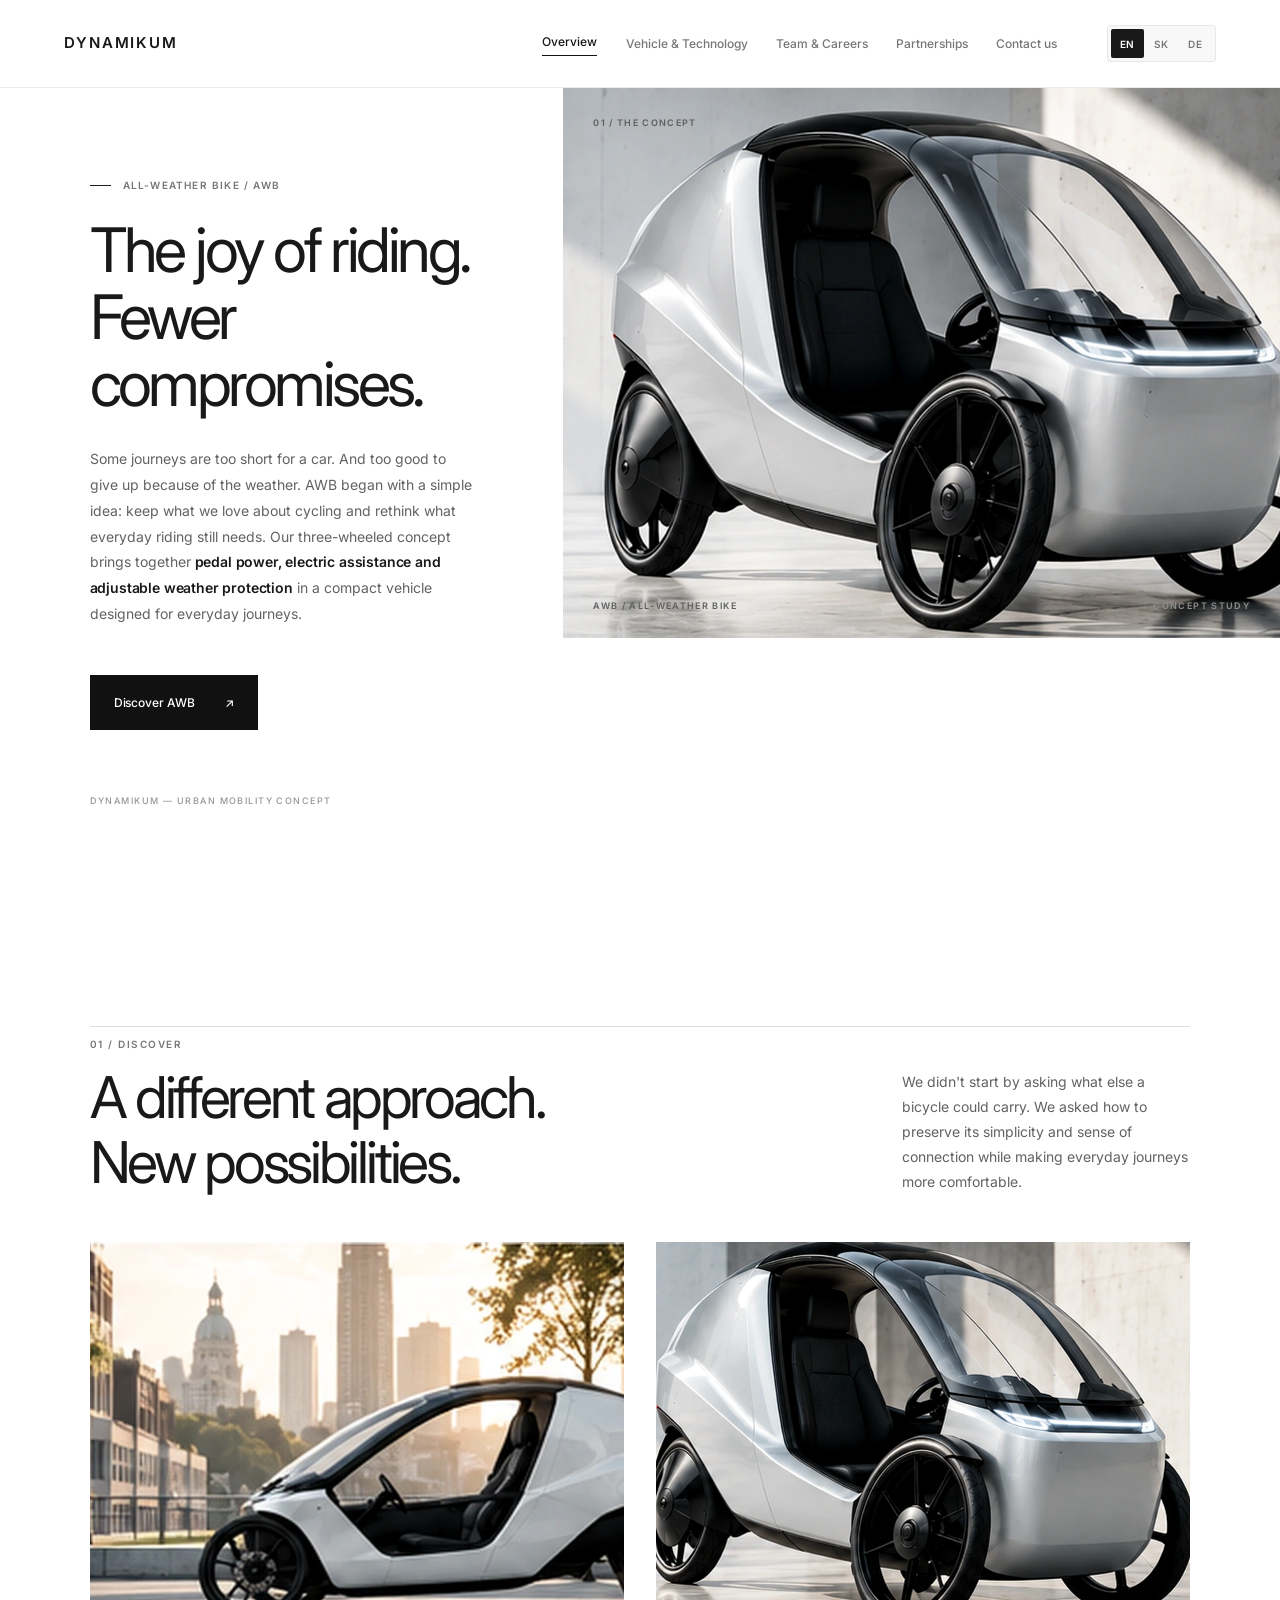
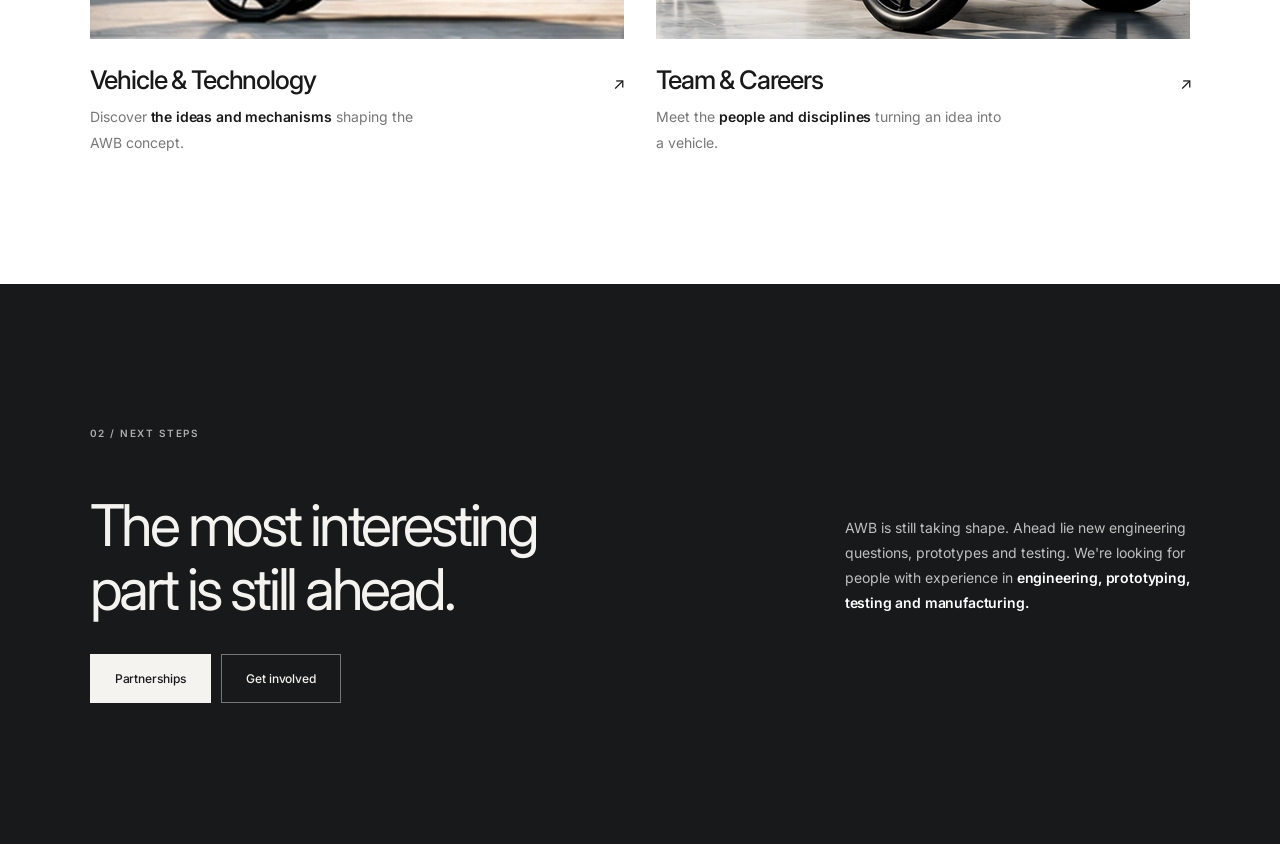
<file: index.html>
<!doctype html><html lang="en"><head><meta charset="utf-8"><meta name="viewport" content="width=device-width,initial-scale=1"><meta name="theme-color" content="#ffffff"><meta name="description" content="Dynamikum AWB — all-weather electric-assist velomobile concept."><title>Overview — DYNAMIKUM</title><link rel="stylesheet" href="/style.css"></head><body><a class="skip-link" href="#main-content">Skip to content</a><header class="site-header"><a href="/" class="brand" aria-label="Dynamikum home">DYNAMIKUM</a><button class="mobile-menu-toggle" type="button" aria-expanded="false" aria-controls="primary-navigation" aria-label="Open navigation"><span></span><span></span></button><nav id="primary-navigation" class="nav" aria-label="Main navigation"><a href="/" aria-current="page">Overview</a><a href="/vehicle.html">Vehicle & Technology</a><a href="/team.html">Team & Careers</a><a href="/partnerships.html">Partnerships</a><a href="/contact.html" >Contact us</a></nav></header><main id="main-content"><section class="hero"><div class="hero-copy"><div class="eyebrow">All-Weather Bike / AWB</div><h1 class="display">The joy of riding.<br>Fewer compromises.</h1><p class="body">Some journeys are too short for a car. And too good to give up because of the weather. AWB began with a simple idea: keep what we love about cycling and rethink what everyday riding still needs. Our three-wheeled concept brings together <strong>pedal power, electric assistance and adjustable weather protection</strong> in a compact vehicle designed for everyday journeys.</p><div class="actions"><a class="btn" href="/vehicle.html">Discover AWB <span aria-hidden="true">↗</span></a></div><span class="hero-copy-index" aria-hidden="true">DYNAMIKUM — URBAN MOBILITY CONCEPT</span></div><div class="hero-visual"><span class="hero-visual-index" aria-hidden="true">01 / THE CONCEPT</span><img src="/hero-front.webp" alt="Dynamikum AWB concept vehicle" fetchpriority="high"><span class="hero-visual-caption">AWB / ALL-WEATHER BIKE <span>CONCEPT STUDY</span></span></div></section><section class="section home-discover"><div class="section-head"><div><h2 class="heading">A different approach. New possibilities.</h2></div><p class="body">We didn't start by asking what else a bicycle could carry. We asked how to preserve its simplicity and sense of connection while making everyday journeys more comfortable.</p></div><div class="image-pair"><a href="/vehicle.html"><img src="/city-side.webp" loading="lazy" alt="AWB concept vehicle shown in an urban setting"><h3>Vehicle & Technology</h3><p>Discover <strong>the ideas and mechanisms</strong> shaping the AWB concept.</p></a><a href="/team.html"><img src="/hero-studio.webp" loading="lazy" alt="AWB design study"><h3>Team & Careers</h3><p>Meet the <strong>people and disciplines</strong> turning an idea into a vehicle.</p></a></div></section><section class="section section--night home-finale"><div class="section-head"><div><h2 class="heading">The most interesting part is still ahead.</h2></div><p class="body">AWB is still taking shape. Ahead lie new engineering questions, prototypes and testing. We're looking for people with experience in <strong>engineering, prototyping, testing and manufacturing.</strong></p></div><div class="actions"><a class="btn" href="/partnerships.html">Partnerships</a><a class="btn outline" href="/team.html#careers">Get involved</a></div></section></main><script>(function(){const header=document.querySelector('.site-header'),button=document.querySelector('.mobile-menu-toggle'),nav=document.getElementById('primary-navigation');if(!header||!button||!nav)return;function close(){header.classList.remove('menu-open');button.setAttribute('aria-expanded','false');button.setAttribute('aria-label','Open navigation')}button.addEventListener('click',()=>{const open=header.classList.toggle('menu-open');button.setAttribute('aria-expanded',String(open));button.setAttribute('aria-label',open?'Close navigation':'Open navigation')});document.addEventListener('keydown',e=>{if(e.key==='Escape'&&header.classList.contains('menu-open')){close();button.focus()}});nav.querySelectorAll('a').forEach(a=>a.addEventListener('click',close));window.matchMedia('(min-width: 901px)').addEventListener('change',e=>{if(e.matches)close()})})();</script><script src="/localization.js" defer></script></body></html>
</file>
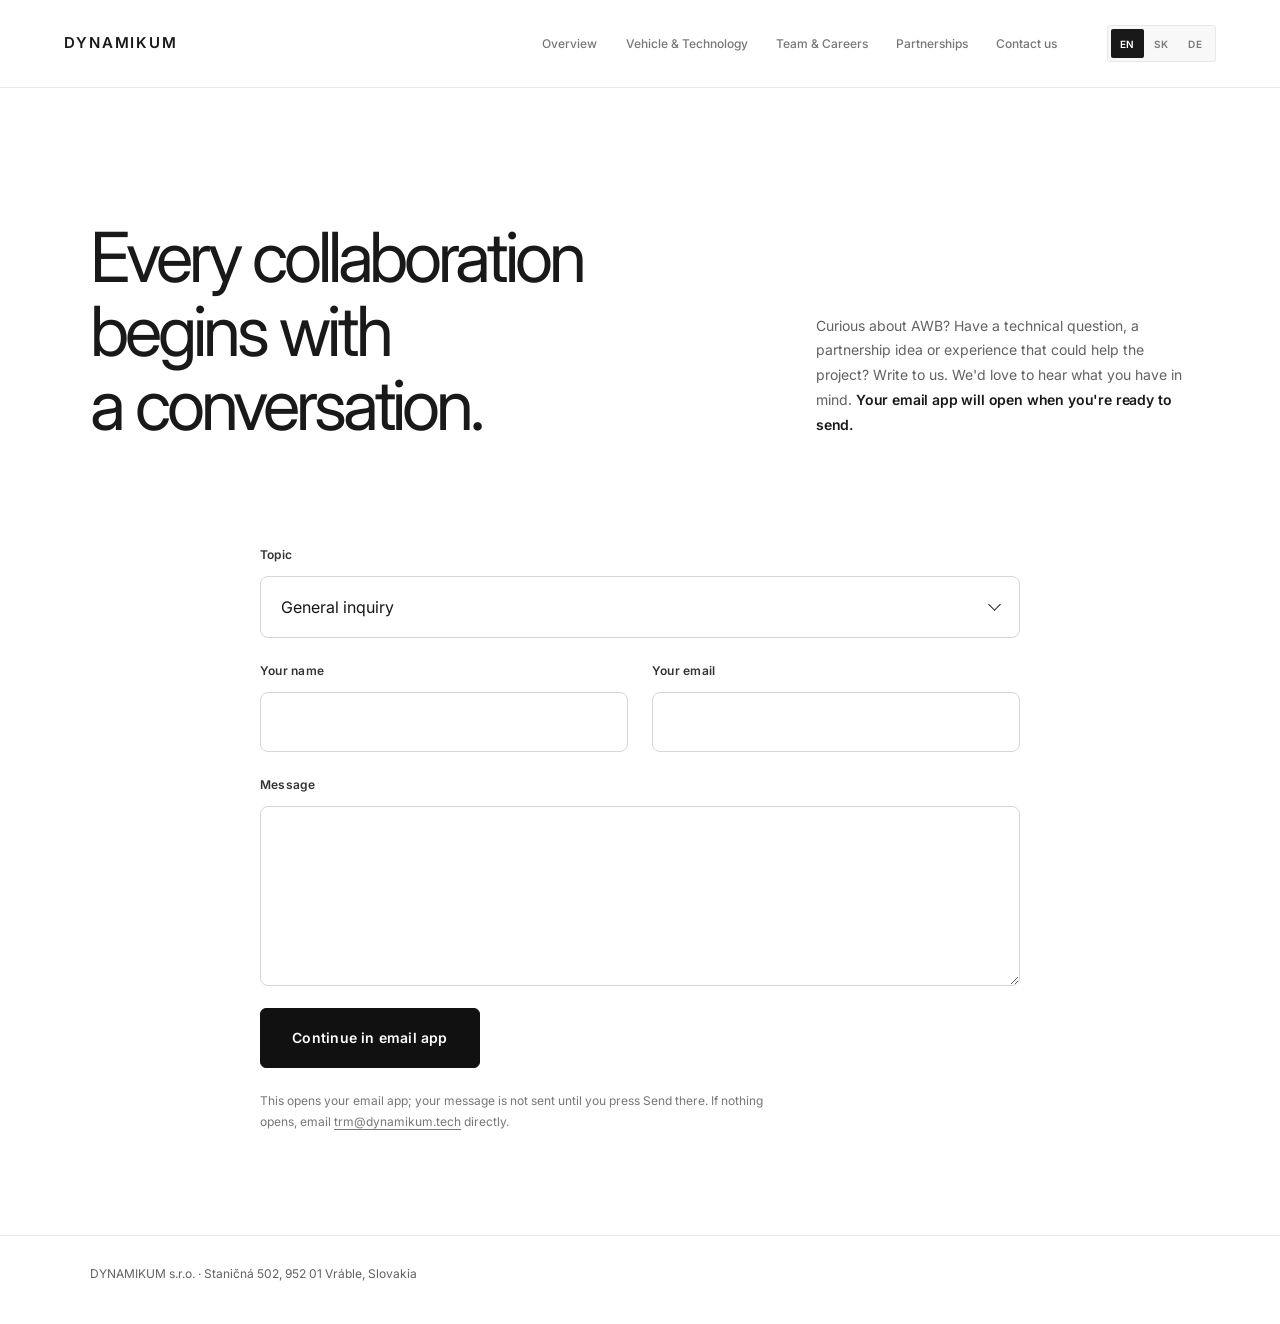
<file: contact.html>
<!doctype html><html lang="en"><head><meta charset="utf-8"><meta name="viewport" content="width=device-width,initial-scale=1"><meta name="theme-color" content="#ffffff"><meta name="description" content="Dynamikum AWB — all-weather electric-assist velomobile concept."><title>Contact — DYNAMIKUM</title><link rel="stylesheet" href="/style.css"></head><body><a class="skip-link" href="#main-content">Skip to content</a><header class="site-header"><a href="/" class="brand" aria-label="Dynamikum home">DYNAMIKUM</a><button class="mobile-menu-toggle" type="button" aria-expanded="false" aria-controls="primary-navigation" aria-label="Open navigation"><span></span><span></span></button><nav id="primary-navigation" class="nav" aria-label="Main navigation"><a href="/">Overview</a><a href="/vehicle.html">Vehicle & Technology</a><a href="/team.html">Team & Careers</a><a href="/partnerships.html">Partnerships</a><a href="/contact.html" >Contact us</a></nav></header><main id="main-content"><section class="intro"><div><h1 class="display">Every collaboration begins with a conversation.</h1></div><p class="body">Curious about AWB? Have a technical question, a partnership idea or experience that could help the project? Write to us. We'd love to hear what you have in mind. <strong>Your email app will open when you're ready to send.</strong></p></section><section class="section contact-form-section"><div class="inquiry" id="inquiry"><form id="inquiry-form"><div class="field"><label for="topic">Topic</label><span class="select-shell"><select id="topic" name="topic"><option>General inquiry</option><option>Partnership</option><option>Technology</option><option>Careers</option></select><span class="select-chevron" aria-hidden="true"></span></span></div><div class="field"><label for="sender">Your name</label><input id="sender" name="sender" autocomplete="name" required></div><div class="field"><label for="reply">Your email</label><input id="reply" name="reply" type="email" autocomplete="email" required></div><div class="field"><label for="message">Message</label><textarea id="message" name="message" required></textarea></div><button class="btn" type="submit">Continue in email app</button><p class="notice" id="form-status" role="status">This opens your email app; your message is not sent until you press Send there. If nothing opens, email <a href="mailto:trm@dynamikum.tech">trm@dynamikum.tech</a> directly.</p></form></div></section><aside class="company-line" aria-label="Company details">DYNAMIKUM s.r.o. · Staničná 502, 952 01 Vráble, Slovakia</aside><script>(function(){const params=new URLSearchParams(location.search);const select=document.getElementById('topic');const topic=params.get('topic');if(topic){const aliases={'technical inquiry':'Technology','senior design engineer':'Careers','cad and simulation engineer':'Careers','cad & simulation engineer':'Careers','junior industrial designer':'Careers'};const normalized=aliases[topic.toLowerCase()]||topic;const option=[...select.options].find(o=>o.value.toLowerCase()===normalized.toLowerCase());if(option)select.value=option.value;}document.querySelectorAll('[data-topic]').forEach(a=>a.addEventListener('click',()=>{select.value=a.dataset.topic;}));document.getElementById('inquiry-form').addEventListener('submit',async e=>{e.preventDefault();const text='Dynamikum inquiry — '+select.value+'\nName: '+document.getElementById('sender').value+'\nEmail: '+document.getElementById('reply').value+'\n\n'+document.getElementById('message').value;const subject='Dynamikum — '+select.value;location.href='mailto:trm@dynamikum.tech?subject='+encodeURIComponent(subject)+'&body='+encodeURIComponent(text);document.getElementById('form-status').textContent='Please press Send in your email app. If it did not open, use the email address above.';})})();</script></main><script>(function(){const header=document.querySelector('.site-header'),button=document.querySelector('.mobile-menu-toggle'),nav=document.getElementById('primary-navigation');if(!header||!button||!nav)return;function close(){header.classList.remove('menu-open');button.setAttribute('aria-expanded','false');button.setAttribute('aria-label','Open navigation')}button.addEventListener('click',()=>{const open=header.classList.toggle('menu-open');button.setAttribute('aria-expanded',String(open));button.setAttribute('aria-label',open?'Close navigation':'Open navigation')});document.addEventListener('keydown',e=>{if(e.key==='Escape'&&header.classList.contains('menu-open')){close();button.focus()}});nav.querySelectorAll('a').forEach(a=>a.addEventListener('click',close));window.matchMedia('(min-width: 901px)').addEventListener('change',e=>{if(e.matches)close()})})();</script><script>
document.addEventListener('DOMContentLoaded',()=>{
 const select=document.getElementById('topic'),shell=select?.closest('.select-shell');
 if(!select||!shell)return;
 const trigger=document.createElement('button');trigger.type='button';trigger.className='topic-trigger';trigger.setAttribute('aria-haspopup','listbox');trigger.setAttribute('aria-expanded','false');trigger.setAttribute('aria-controls','topic-options');
 const label=document.createElement('span');label.className='topic-trigger-label';trigger.append(label);
 const arrow=document.createElement('span');arrow.className='topic-arrow';arrow.setAttribute('aria-hidden','true');trigger.append(arrow);
 const menu=document.createElement('div');menu.id='topic-options';menu.className='topic-options';menu.setAttribute('role','listbox');menu.setAttribute('aria-label',document.querySelector('label[for="topic"]')?.textContent||'Topic');menu.hidden=true;
 const options=Array.from(select.options);
 let buttons=[];
 function sync(){label.textContent=select.selectedOptions[0]?.textContent||'';buttons.forEach((button,index)=>{const active=index===select.selectedIndex;button.setAttribute('aria-selected',String(active));button.classList.toggle('is-selected',active)})}
 function close(focus=false){menu.hidden=true;shell.classList.remove('is-open');trigger.setAttribute('aria-expanded','false');if(focus)trigger.focus()}
 function open(focusIndex=select.selectedIndex){menu.hidden=false;shell.classList.add('is-open');trigger.setAttribute('aria-expanded','true');buttons[Math.max(0,Math.min(buttons.length-1,focusIndex))]?.focus()}
 function choose(index){select.selectedIndex=index;select.dispatchEvent(new Event('change',{bubbles:true}));sync();close(true)}
 options.forEach((opt,index)=>{const button=document.createElement('button');button.type='button';button.className='topic-option';button.setAttribute('role','option');button.textContent=opt.textContent;button.addEventListener('click',()=>choose(index));button.addEventListener('keydown',event=>{if(event.key==='ArrowDown'||event.key==='ArrowUp'){event.preventDefault();buttons[(index+(event.key==='ArrowDown'?1:-1)+buttons.length)%buttons.length].focus()}else if(event.key==='Home'||event.key==='End'){event.preventDefault();buttons[event.key==='Home'?0:buttons.length-1].focus()}else if(event.key==='Escape'){event.preventDefault();close(true)}else if(event.key==='Tab'){close()}});menu.append(button);buttons.push(button)});
 shell.append(trigger,menu);select.classList.add('topic-native-hidden');shell.querySelector('.select-chevron')?.remove();sync();
 trigger.addEventListener('click',()=>menu.hidden?open():close());
 trigger.addEventListener('keydown',event=>{if(['ArrowDown','ArrowUp','Home','End'].includes(event.key)){event.preventDefault();open(event.key==='End'?buttons.length-1:event.key==='ArrowUp'?buttons.length-1:0)}});
 select.addEventListener('change',sync);
 document.addEventListener('pointerdown',event=>{if(!shell.contains(event.target))close()});
 document.addEventListener('keydown',event=>{if(event.key==='Escape'&&!menu.hidden)close(true)});
});
</script><script src="/localization.js" defer></script></body></html>
</file>
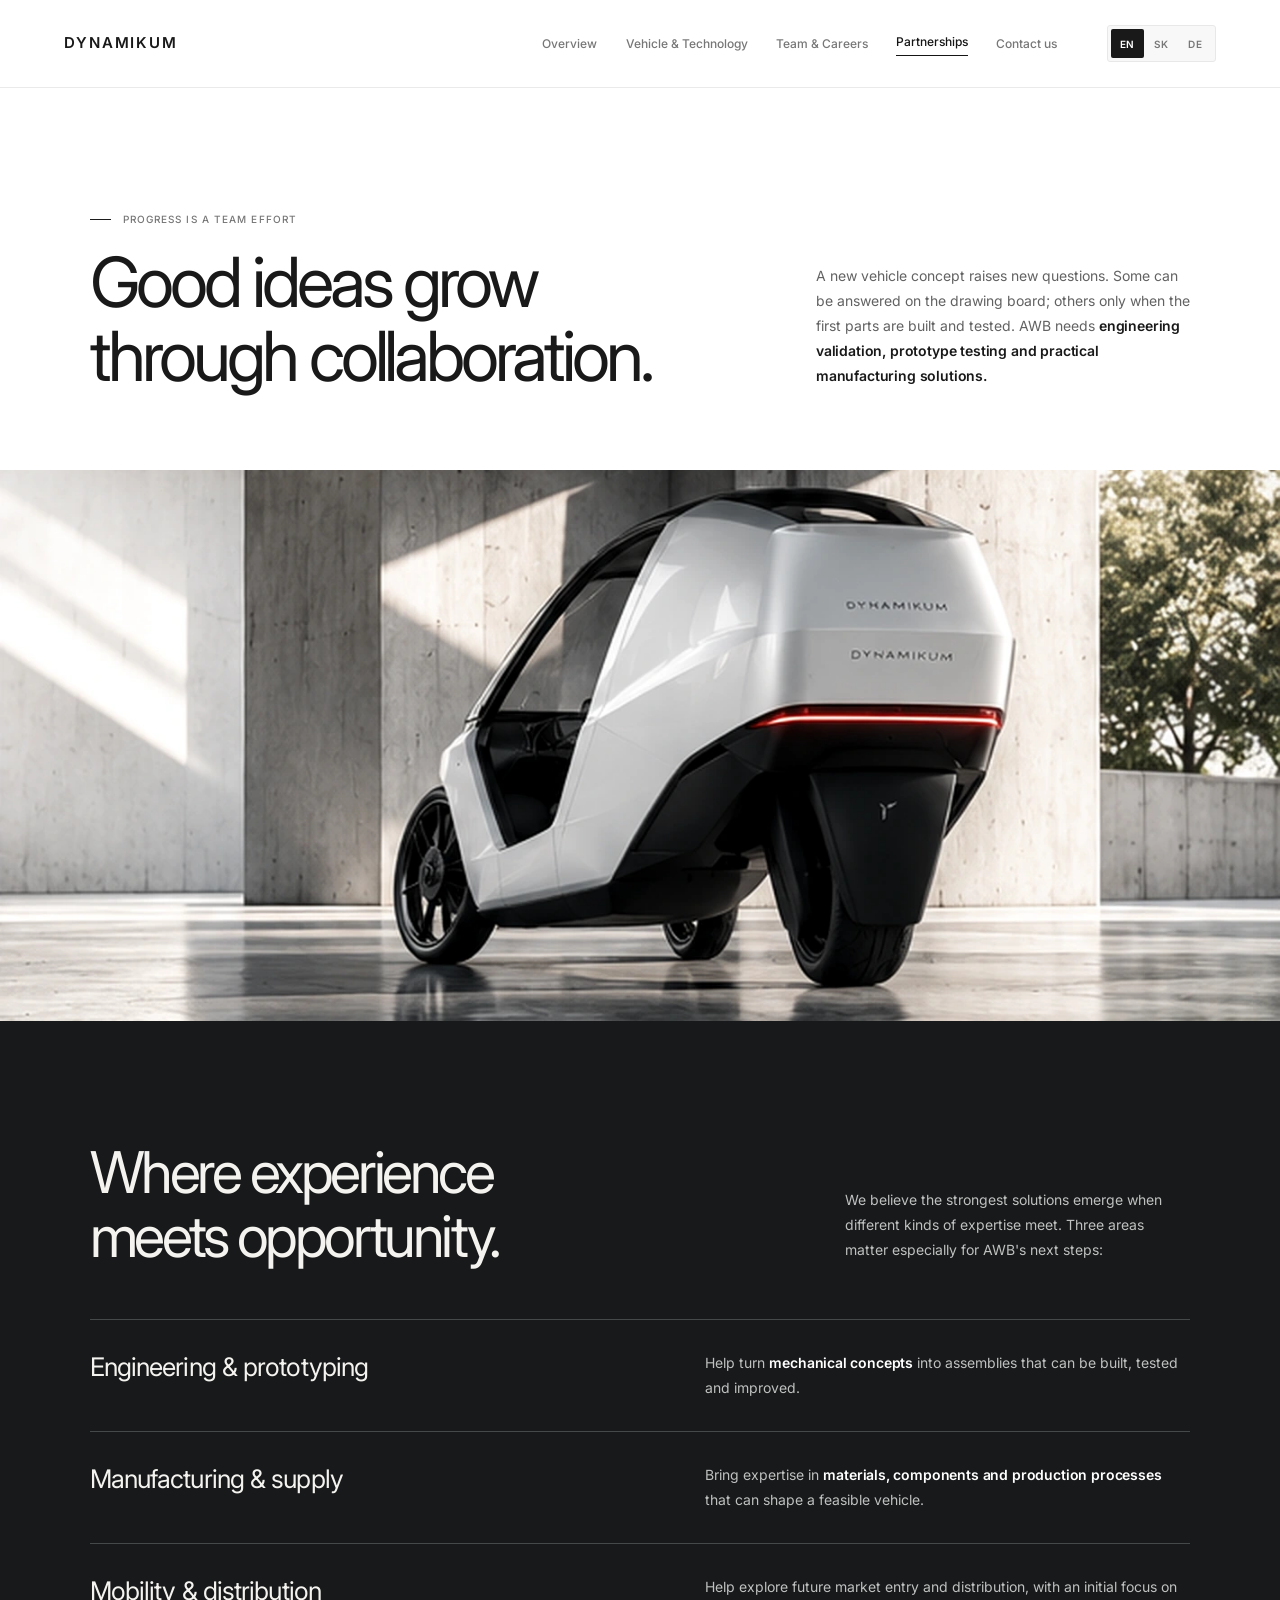
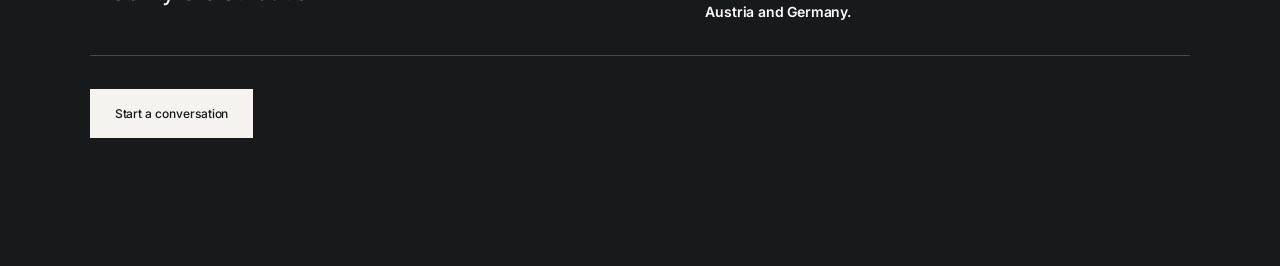
<file: partnerships.html>
<!doctype html><html lang="en"><head><meta charset="utf-8"><meta name="viewport" content="width=device-width,initial-scale=1"><meta name="theme-color" content="#ffffff"><meta name="description" content="Dynamikum AWB — all-weather electric-assist velomobile concept."><title>Partnerships — DYNAMIKUM</title><link rel="stylesheet" href="/style.css"></head><body><a class="skip-link" href="#main-content">Skip to content</a><header class="site-header"><a href="/" class="brand" aria-label="Dynamikum home">DYNAMIKUM</a><button class="mobile-menu-toggle" type="button" aria-expanded="false" aria-controls="primary-navigation" aria-label="Open navigation"><span></span><span></span></button><nav id="primary-navigation" class="nav" aria-label="Main navigation"><a href="/">Overview</a><a href="/vehicle.html">Vehicle & Technology</a><a href="/team.html">Team & Careers</a><a href="/partnerships.html" aria-current="page">Partnerships</a><a href="/contact.html" >Contact us</a></nav></header><main id="main-content"><section class="intro"><div><div class="eyebrow">Progress through collaboration</div><h1 class="display">Good ideas grow<br>through collaboration.</h1></div><p class="body">A new vehicle concept raises new questions. Some can be answered on the drawing board; others only when the first parts are built and tested. AWB needs <strong>engineering validation, prototype testing and practical manufacturing solutions.</strong></p></section><div class="wide-visual"><img src="/vehicle-rear.webp" alt="Rear view of the AWB concept" fetchpriority="high"></div><section class="section section--night partnerships-finale"><div class="section-head"><div><h2 class="heading">Where experience meets opportunity.</h2></div><p class="body">We believe the strongest solutions emerge when different kinds of expertise meet. Three areas matter especially for AWB's next steps:</p></div><div class="rule-list"><div class="rule-row"><h3>Engineering & prototyping</h3><p>Help turn <strong>mechanical concepts</strong> into assemblies that can be built, tested and improved.</p></div><div class="rule-row"><h3>Manufacturing & supply</h3><p>Bring expertise in <strong>materials, components and production processes</strong> that can shape a feasible vehicle.</p></div><div class="rule-row"><h3>Mobility & distribution</h3><p>Help explore future market entry and distribution, with an initial focus on <strong>Austria and Germany.</strong></p></div></div><div class="actions"><a class="btn" href="/contact.html?topic=Partnership">Start a conversation</a></div></section></main><script>(function(){const header=document.querySelector('.site-header'),button=document.querySelector('.mobile-menu-toggle'),nav=document.getElementById('primary-navigation');if(!header||!button||!nav)return;function close(){header.classList.remove('menu-open');button.setAttribute('aria-expanded','false');button.setAttribute('aria-label','Open navigation')}button.addEventListener('click',()=>{const open=header.classList.toggle('menu-open');button.setAttribute('aria-expanded',String(open));button.setAttribute('aria-label',open?'Close navigation':'Open navigation')});document.addEventListener('keydown',e=>{if(e.key==='Escape'&&header.classList.contains('menu-open')){close();button.focus()}});nav.querySelectorAll('a').forEach(a=>a.addEventListener('click',close));window.matchMedia('(min-width: 901px)').addEventListener('change',e=>{if(e.matches)close()})})();</script><script src="/localization.js" defer></script></body></html>
</file>
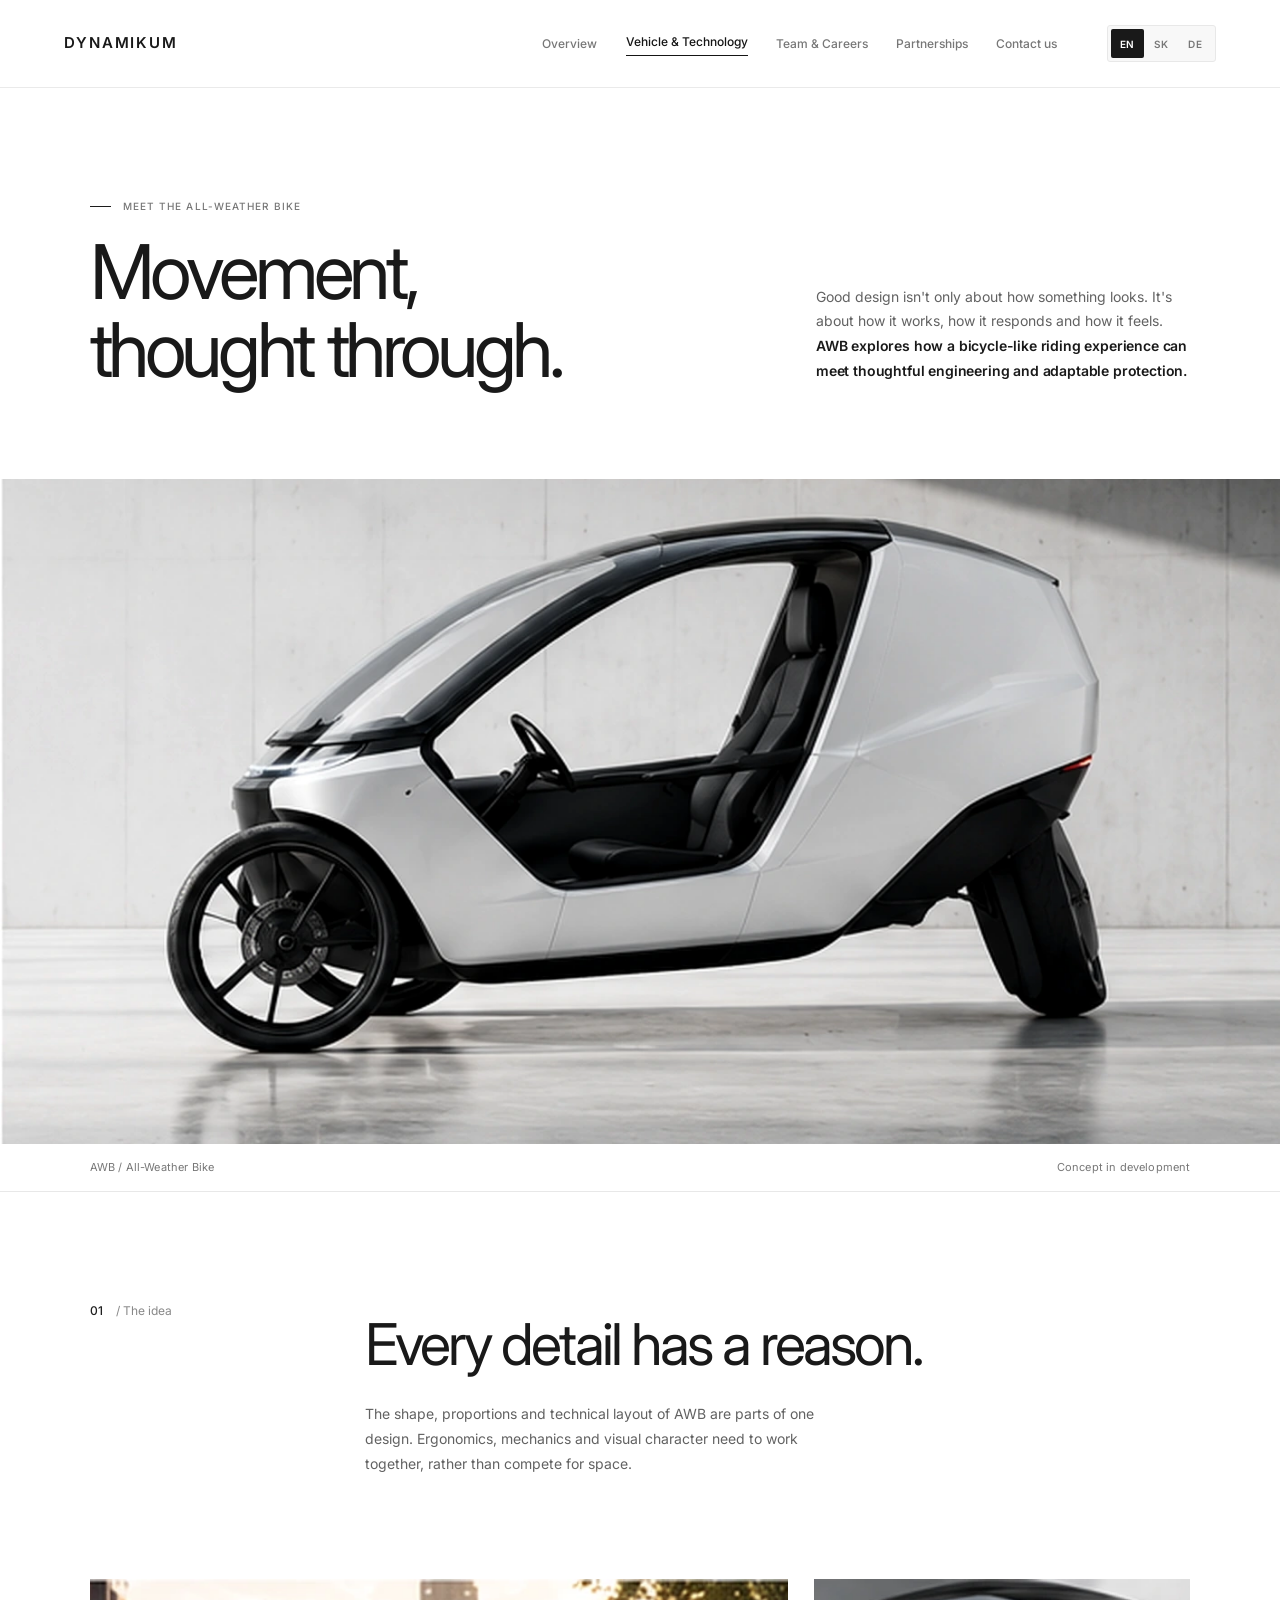
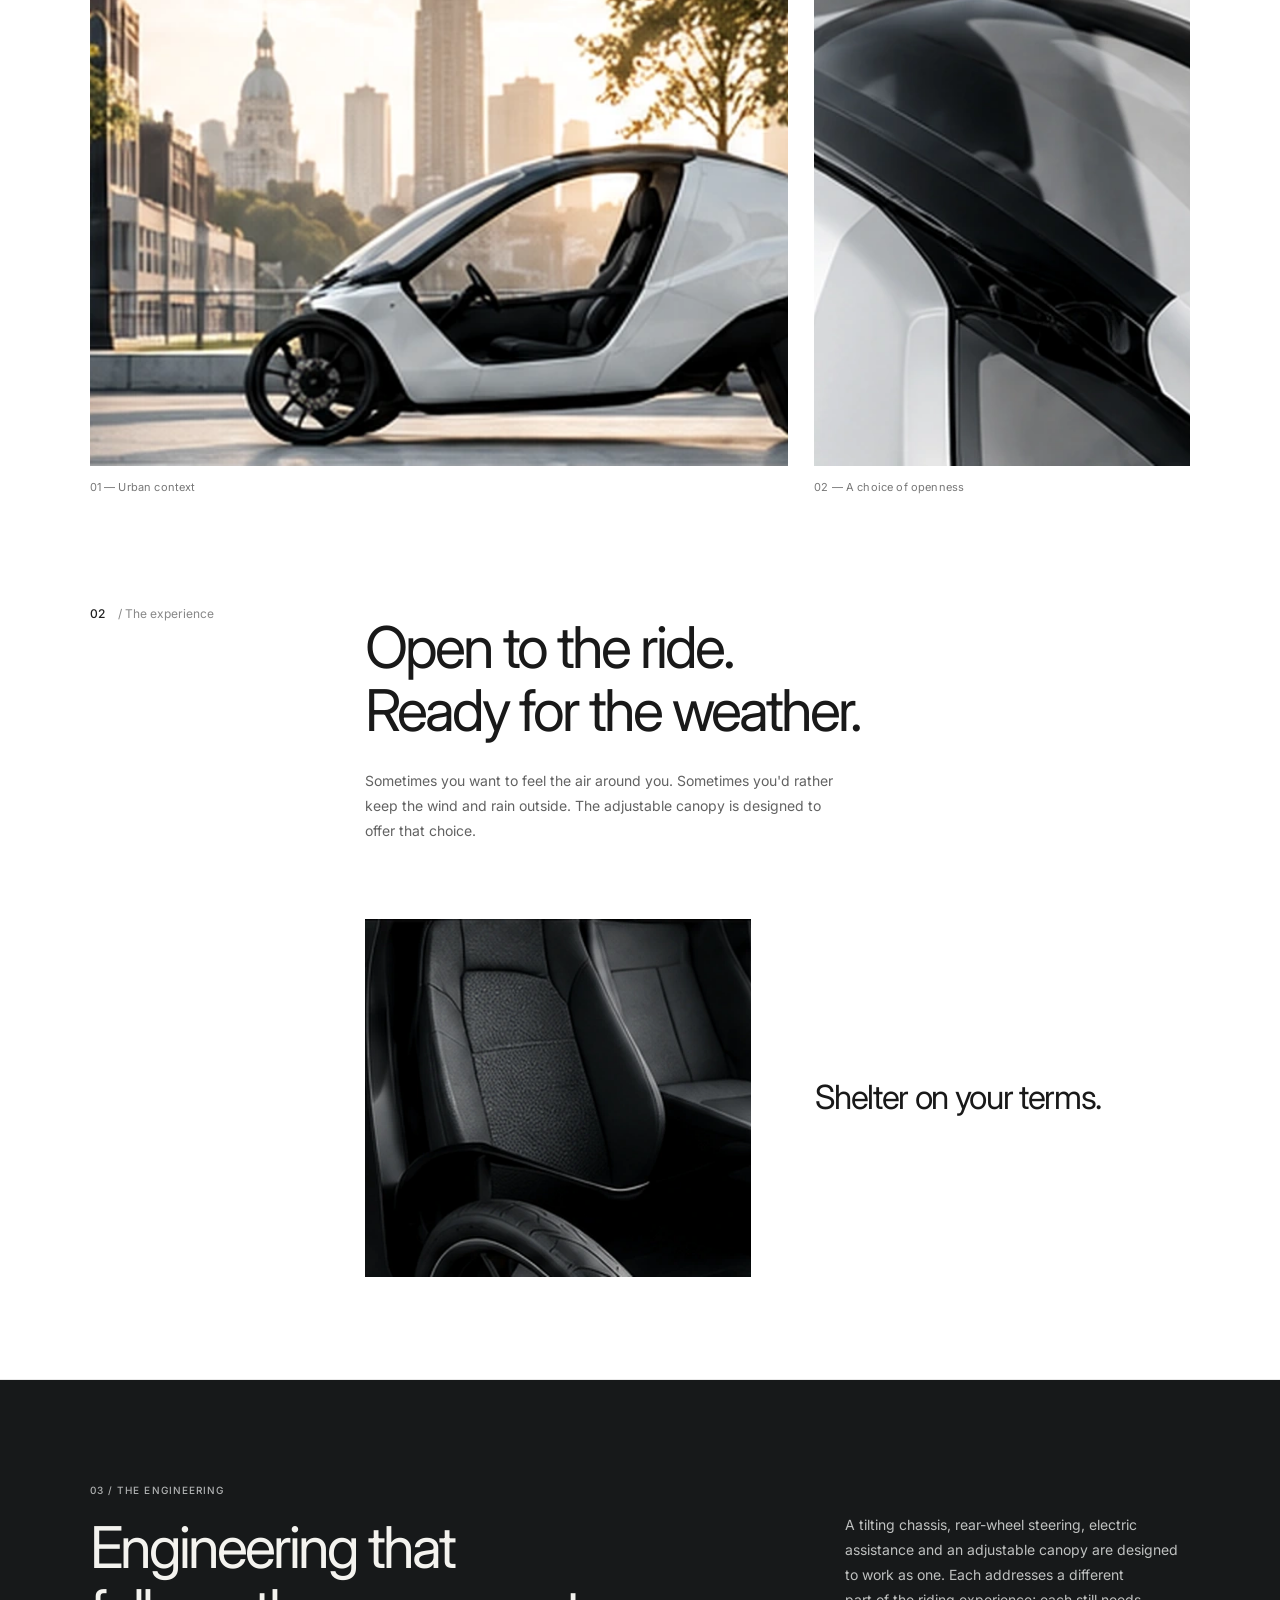
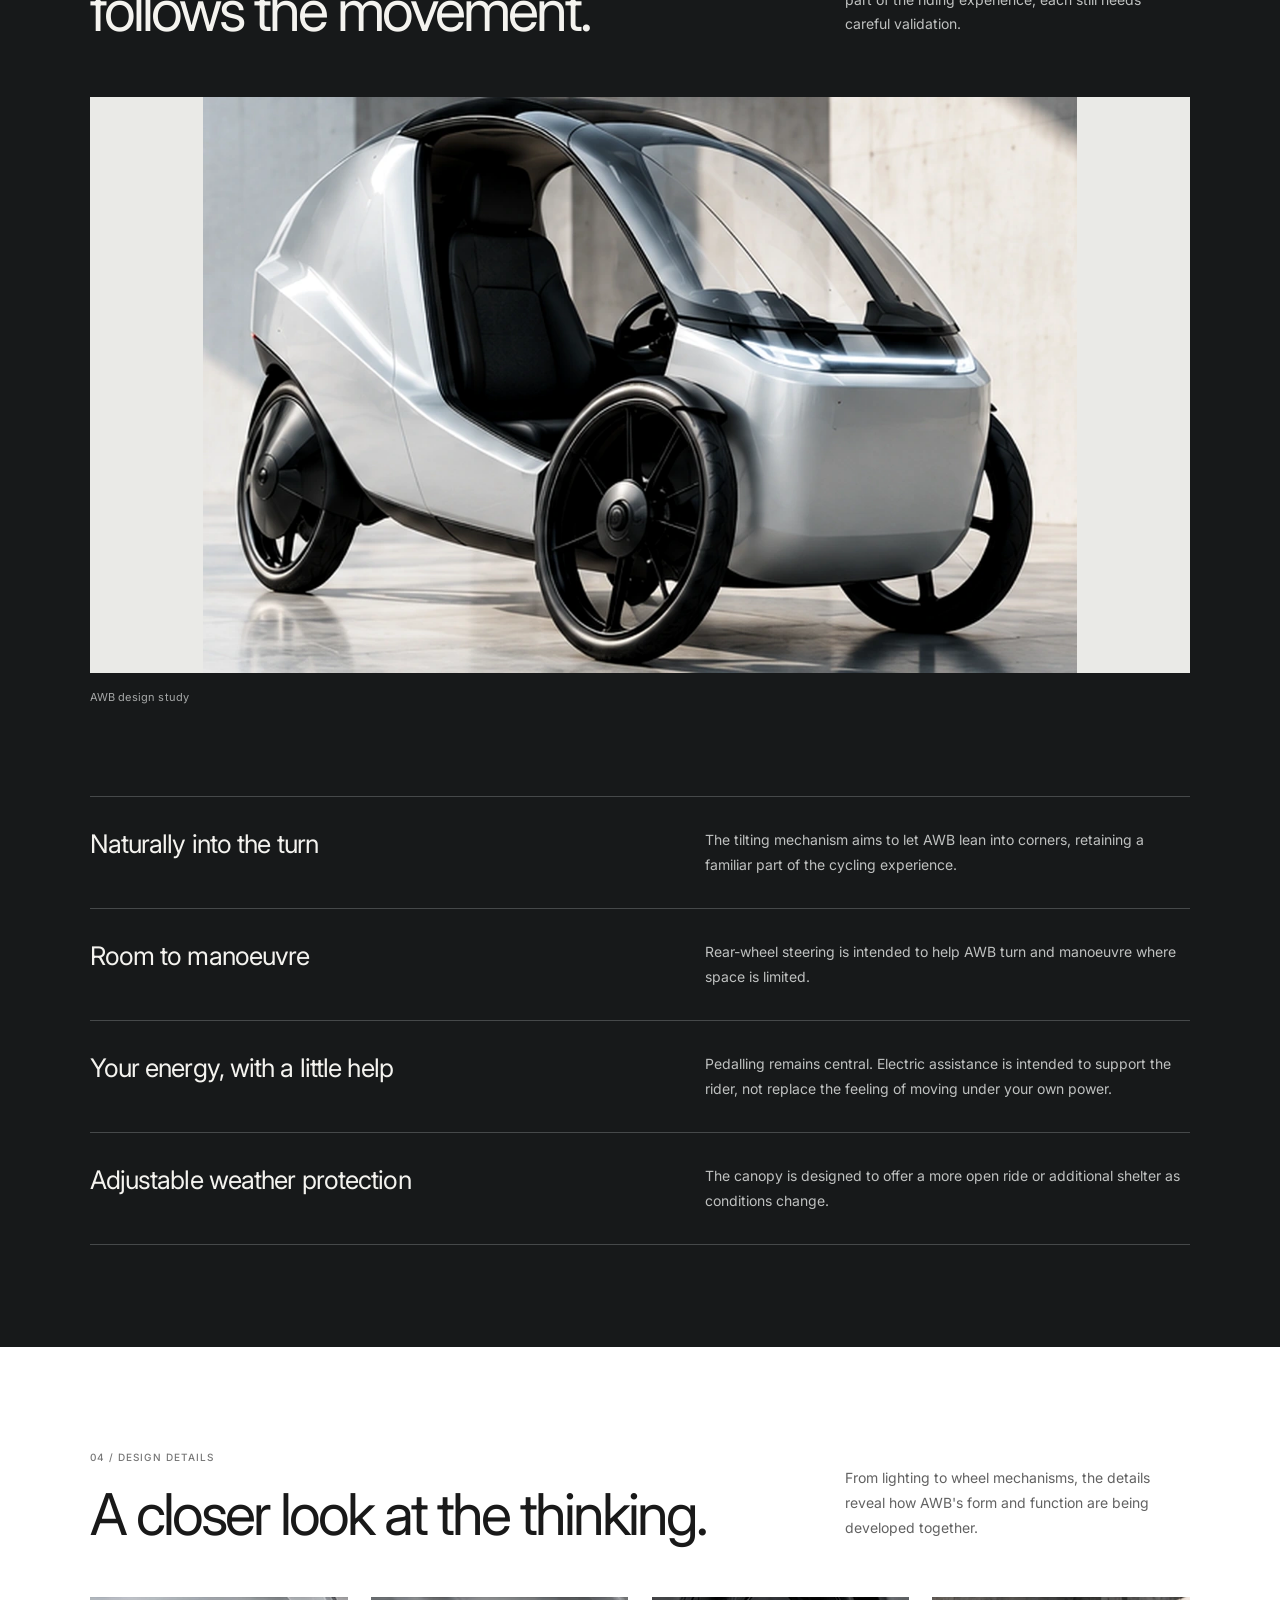
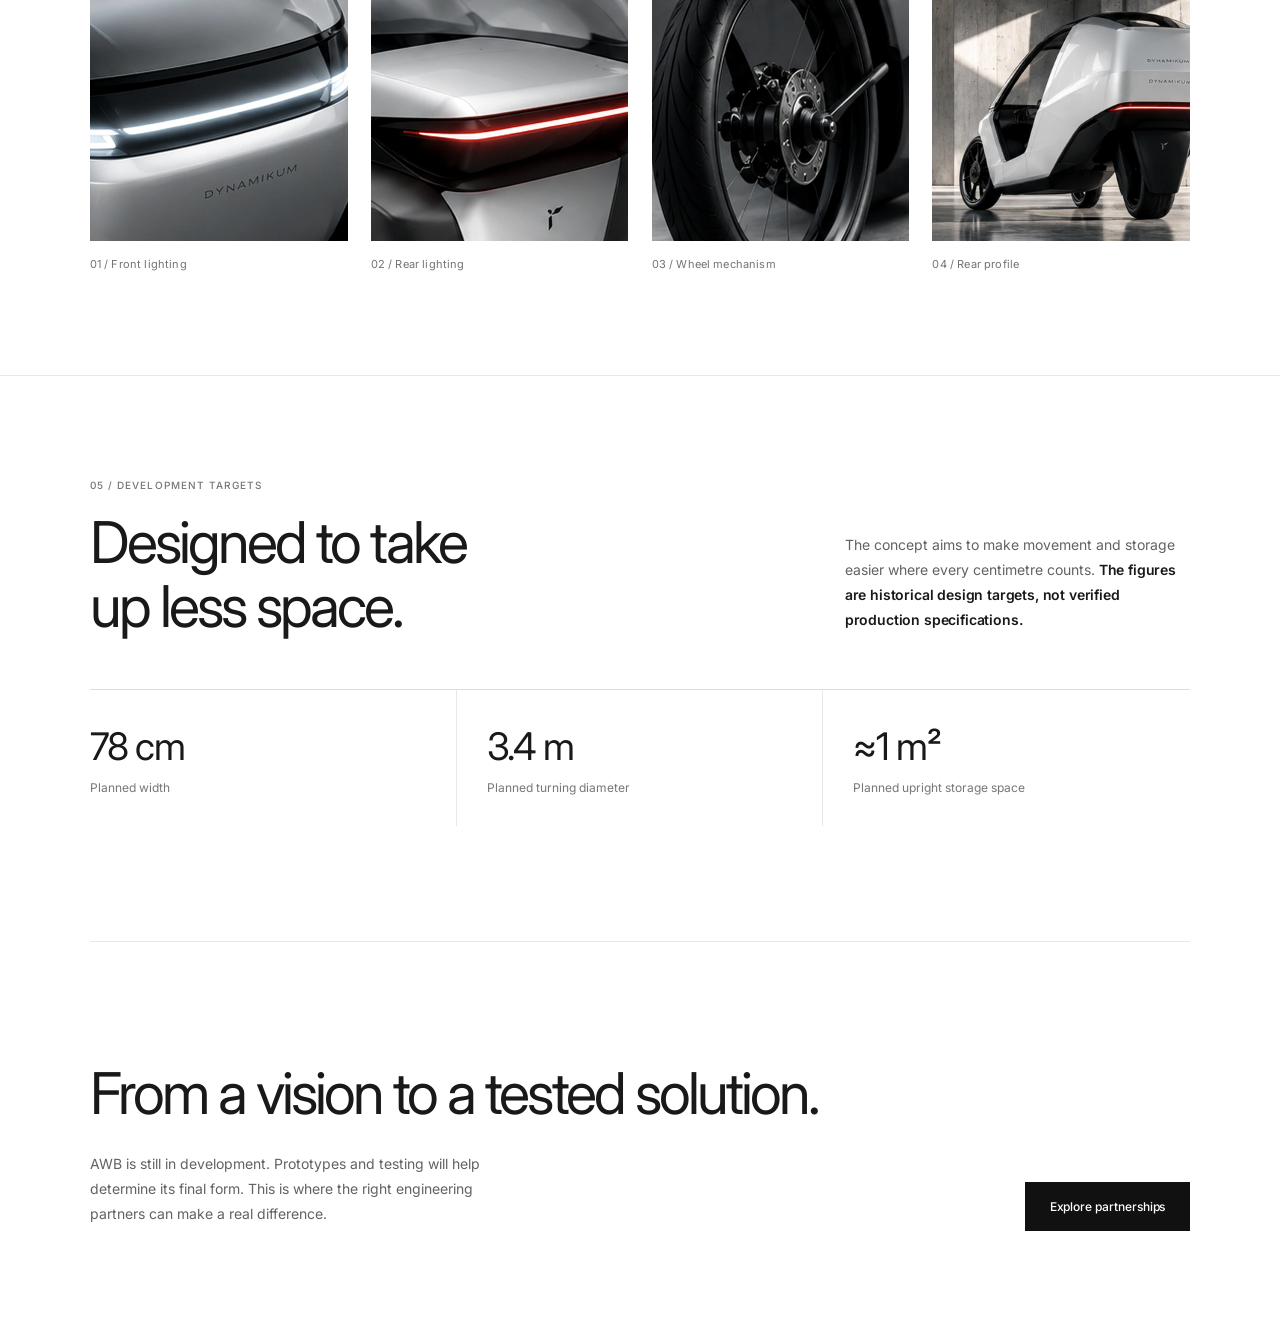
<file: technology.html>
<!doctype html><html lang="en"><head><meta charset="utf-8"><meta name="viewport" content="width=device-width,initial-scale=1"><meta http-equiv="refresh" content="0;url=/vehicle.html#technology"><link rel="canonical" href="https://dynamikum-concept.vercel.app/vehicle.html"><title>Redirecting — DYNAMIKUM</title></head><body><p>Page moved to <a href="/vehicle.html#technology">vehicle.html#technology</a>.</p><script>location.replace('/vehicle.html#technology')</script></body></html>
</file>
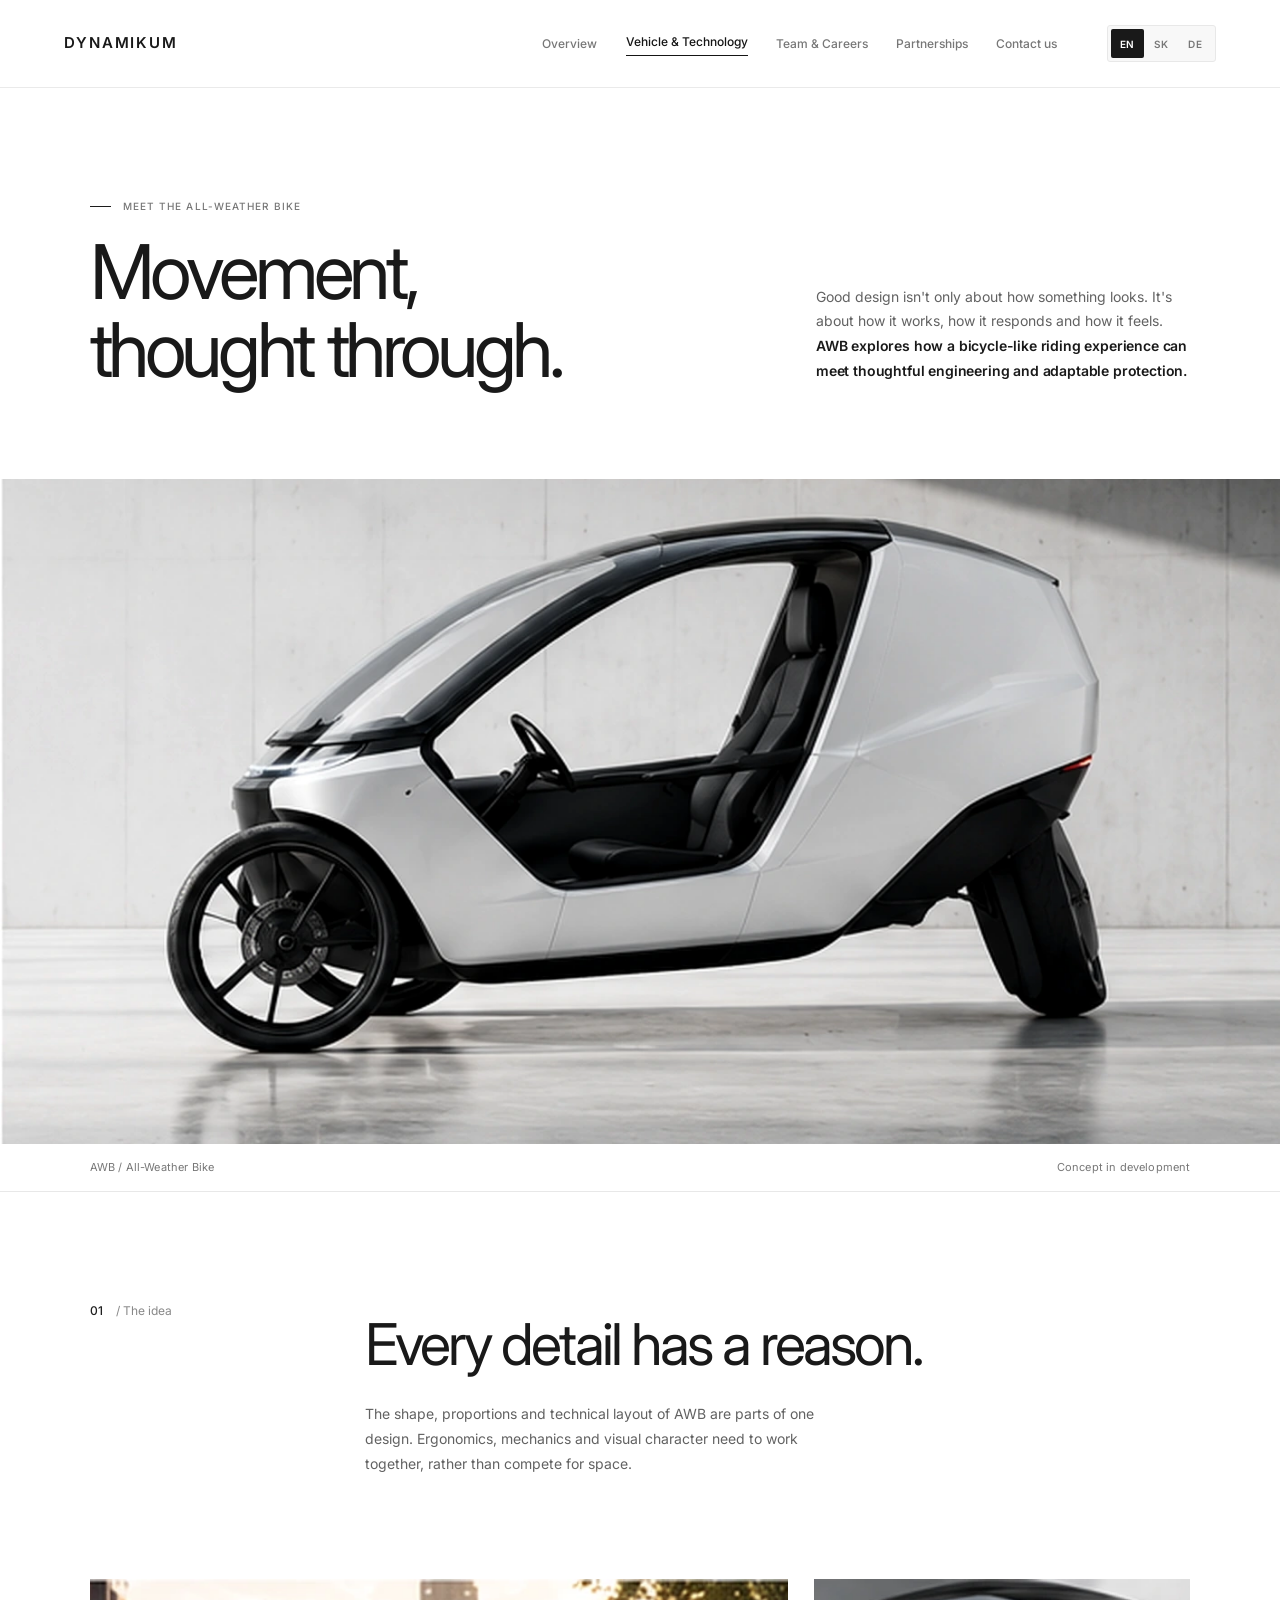
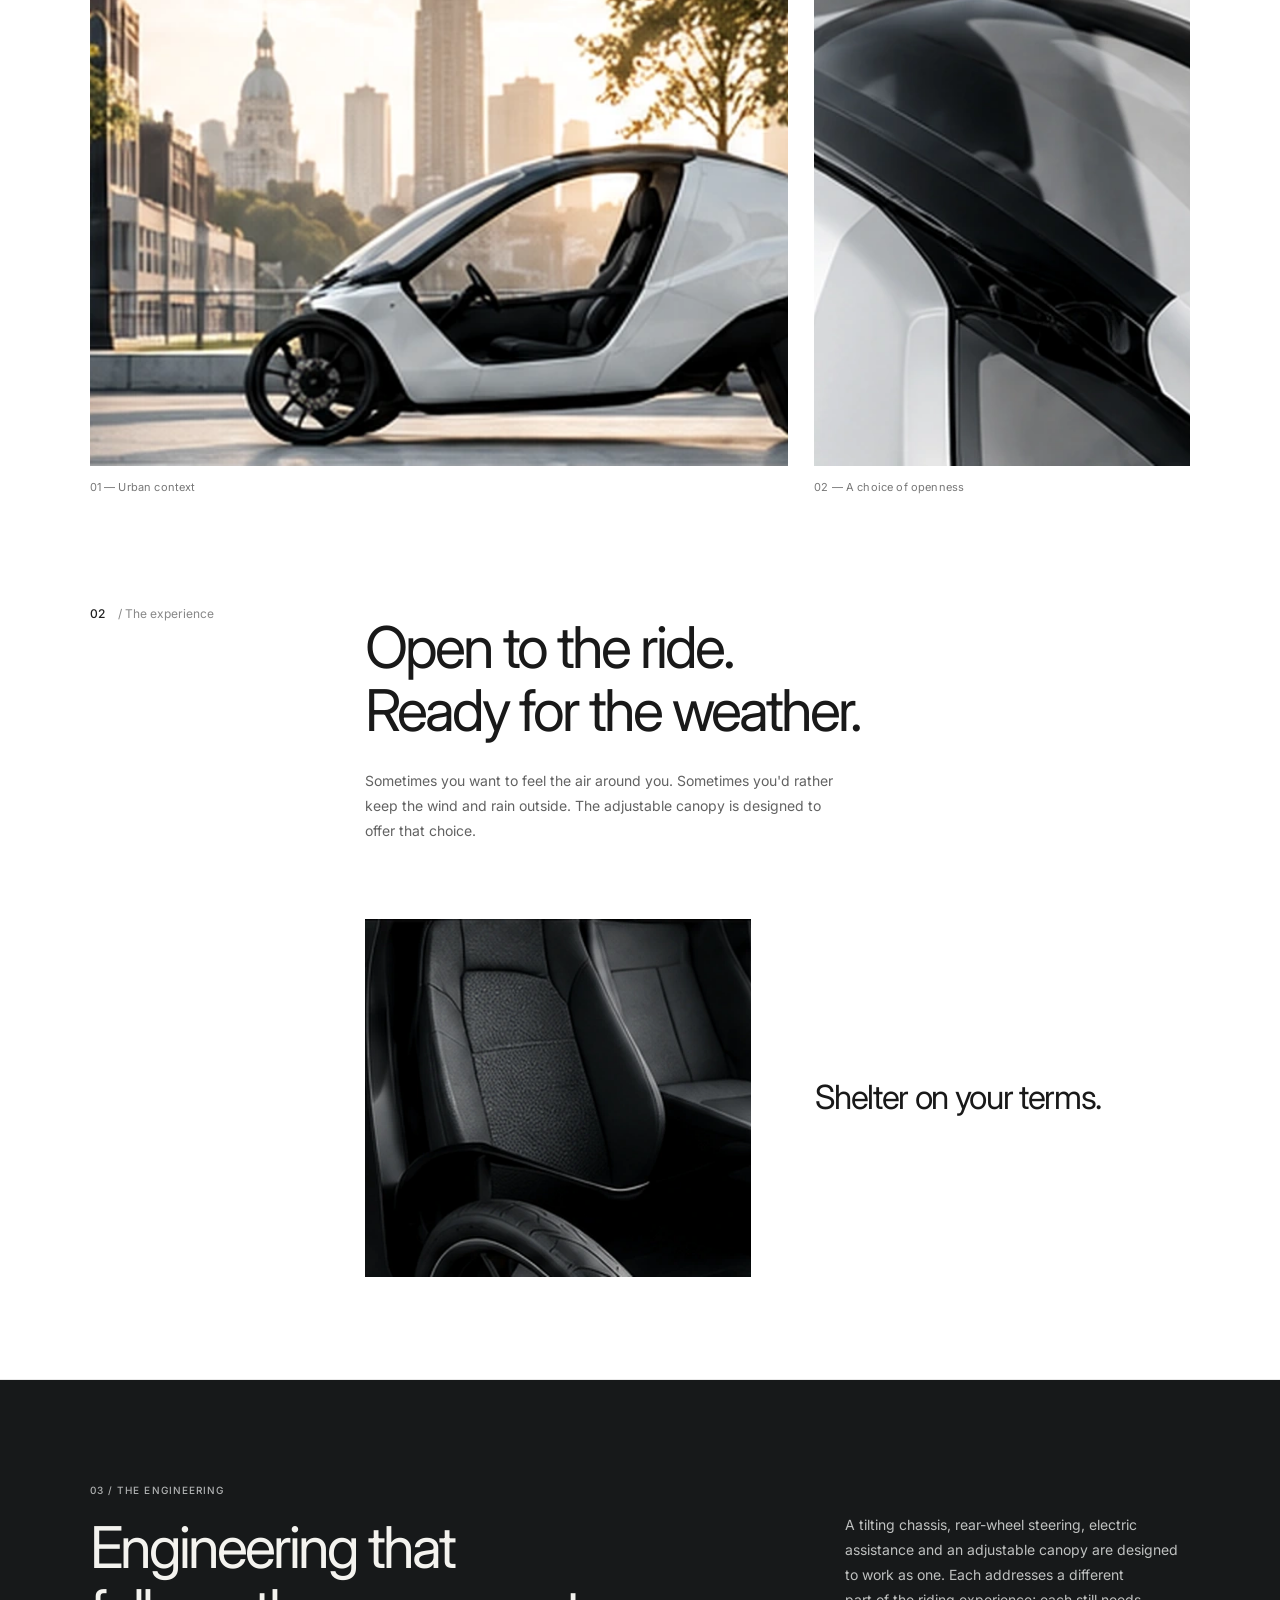
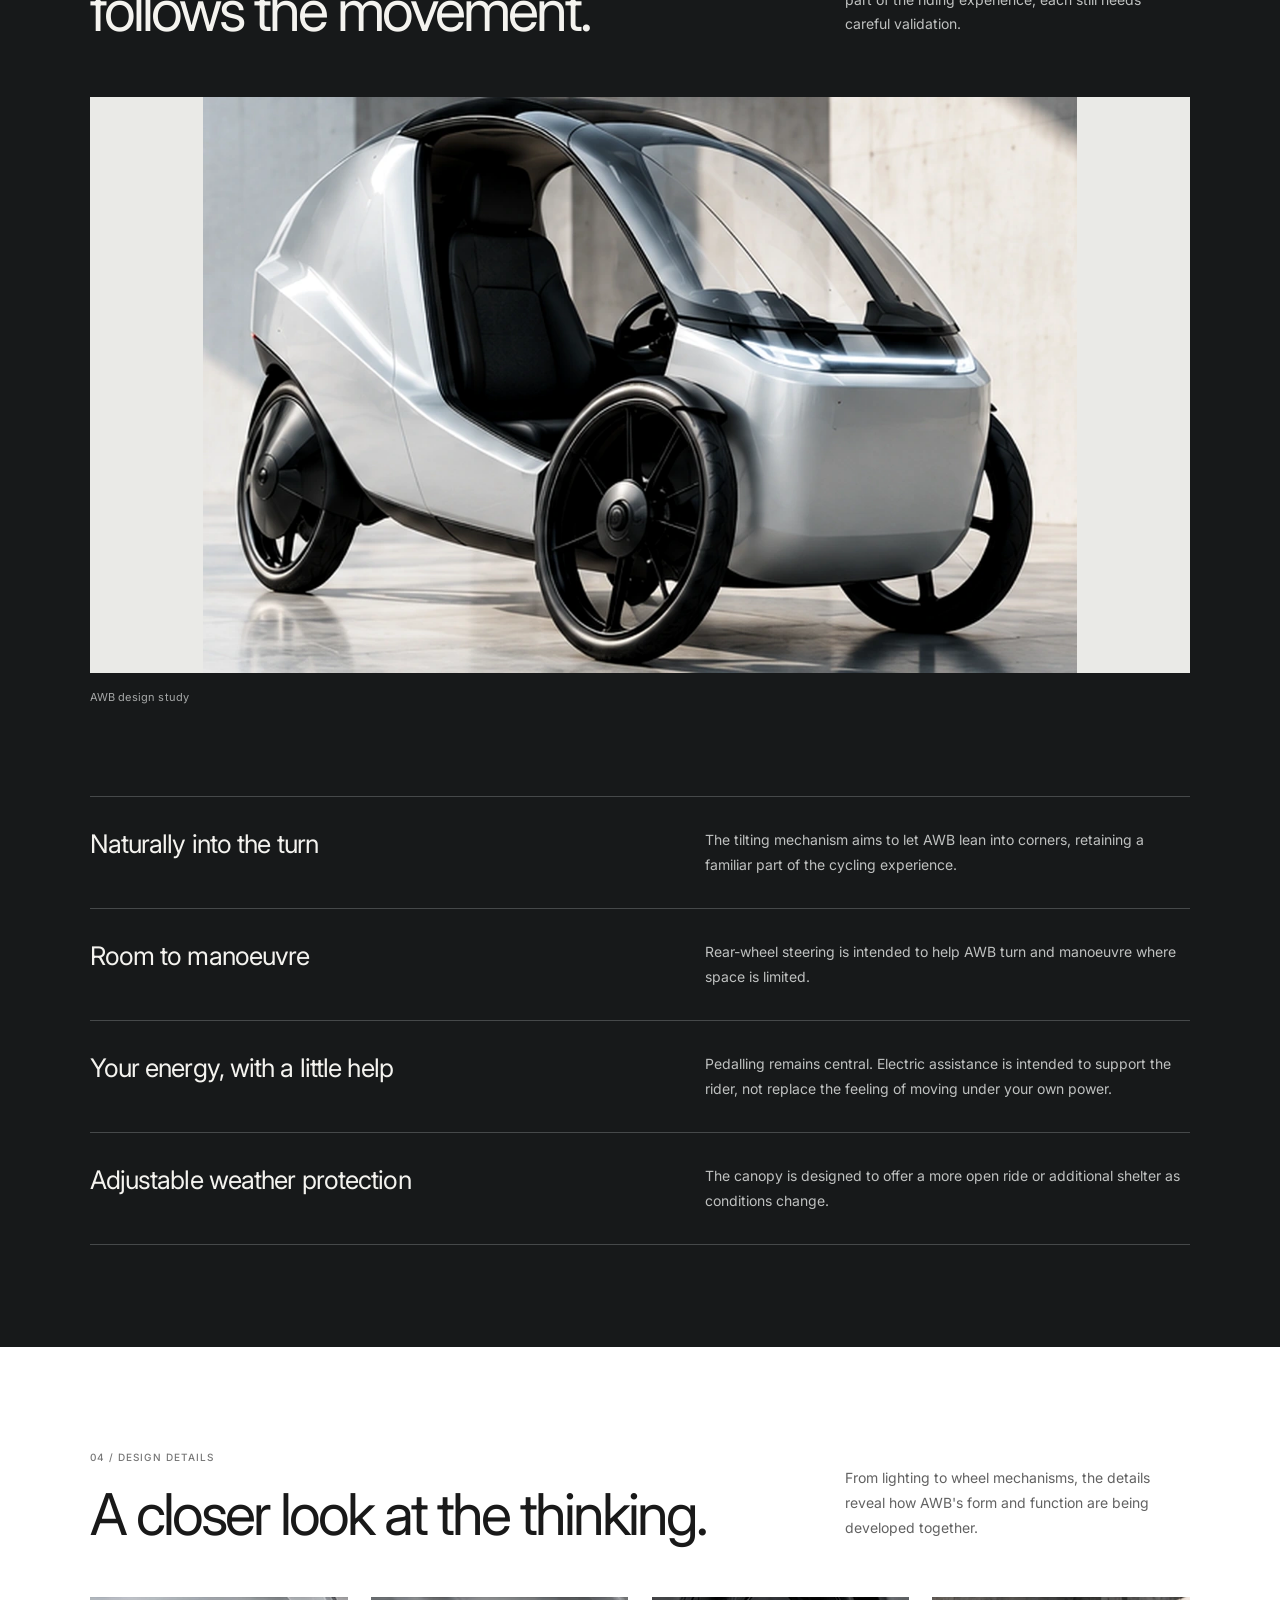
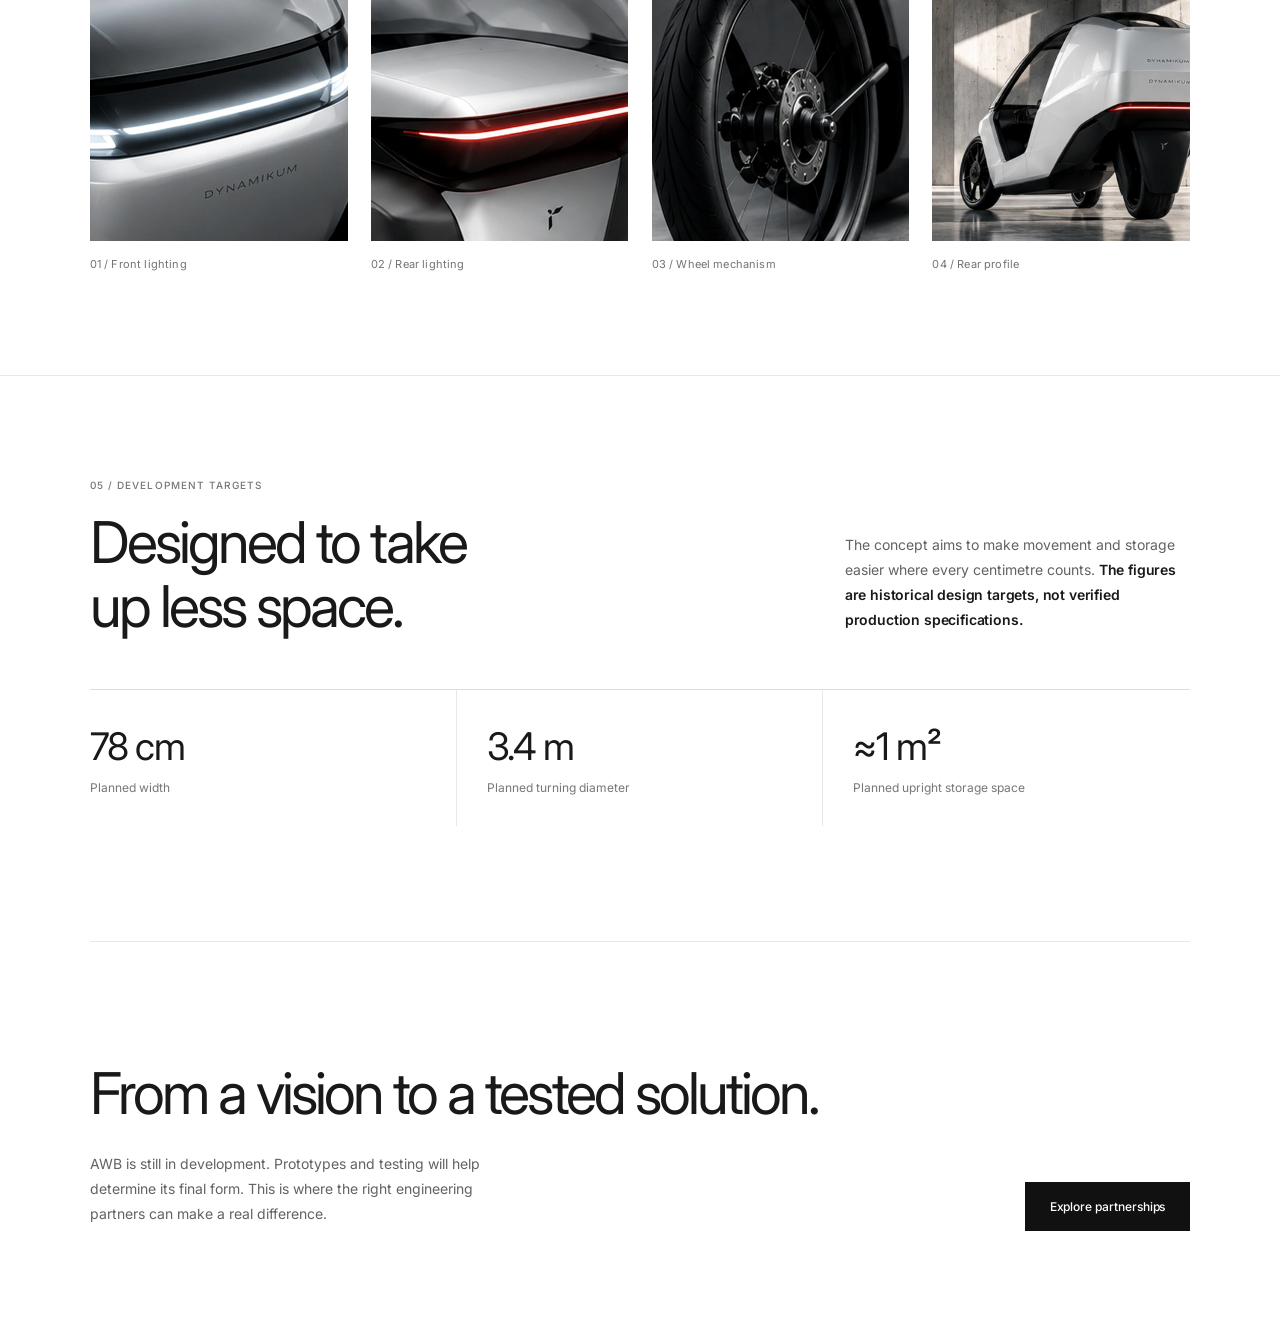
<file: vehicle.html>
<!doctype html><html lang="en"><head><meta charset="utf-8"><meta name="viewport" content="width=device-width,initial-scale=1"><meta name="theme-color" content="#ffffff"><meta name="description" content="Dynamikum AWB — all-weather electric-assist velomobile concept."><title>Vehicle & Technology — DYNAMIKUM</title><link rel="stylesheet" href="/style.css"></head><body><a class="skip-link" href="#main-content">Skip to content</a><header class="site-header"><a href="/" class="brand" aria-label="Dynamikum home">DYNAMIKUM</a><button class="mobile-menu-toggle" type="button" aria-expanded="false" aria-controls="primary-navigation" aria-label="Open navigation"><span></span><span></span></button><nav id="primary-navigation" class="nav" aria-label="Main navigation"><a href="/">Overview</a><a href="/vehicle.html" aria-current="page">Vehicle & Technology</a><a href="/team.html">Team & Careers</a><a href="/partnerships.html">Partnerships</a><a href="/contact.html" >Contact us</a></nav></header><main id="main-content" class="vehicle-story">
<section class="intro vehicle-intro" aria-labelledby="vehicle-title"><div><div class="eyebrow">Mobility, reimagined</div><h1 id="vehicle-title" class="display">Movement,<br>thought through.</h1></div><p class="body">Good design isn't only about how something looks. It's about how it works, how it responds and how it feels. <strong>AWB explores how a bicycle-like riding experience can meet thoughtful engineering and adaptable protection.</strong></p></section>
<figure class="vehicle-opening"><img src="/vehicle-side.webp" alt="AWB concept shown in side profile" fetchpriority="high"><figcaption>AWB / All-Weather Bike <span>Concept in development</span></figcaption></figure>
<section class="section story-chapter" id="vehicle"><div class="story-number">01 <span>/ The idea</span></div><div class="story-content"><h2 class="heading">Every detail has a reason.</h2><p class="body">The shape, proportions and technical layout of AWB are parts of one design. Ergonomics, mechanics and visual character need to work together, rather than compete for space.</p></div></section>
<section class="vehicle-editorial-pair" aria-label="AWB concept in context"><figure><img src="/city-side.webp" loading="lazy" alt="AWB concept in an urban environment"><figcaption>01 — Urban context</figcaption></figure><figure><img src="/canopy-glass-detail.webp" loading="lazy" alt="Close-up of the AWB protective canopy"><figcaption>02 — A choice of openness</figcaption></figure></section>
<section class="section story-chapter story-chapter--border"><div class="story-number">02 <span>/ The experience</span></div><div class="story-content"><h2 class="heading">Open to the ride. Ready for the weather.</h2><p class="body">Sometimes you want to feel the air around you. Sometimes you'd rather keep the wind and rain outside. The adjustable canopy is designed to offer that choice.</p><div class="story-detail"><img src="/interior-seat-detail.webp" loading="lazy" alt="Concept detail of the AWB seating area"><div><h3>Shelter on your terms.</h3></div></div></div></section>
<section class="section story-engineering story-engineering--dark" id="technology"><div class="section-head"><div><div class="eyebrow">03 / The engineering</div><h2 class="heading">Engineering that follows the movement.</h2></div><p class="body">A tilting chassis, rear-wheel steering, electric assistance and an adjustable canopy are designed to work as one. Each addresses a different part of the riding experience; each still needs careful validation.</p></div><figure class="story-cutaway"><img src="/hero-studio.webp" loading="lazy" alt="Dynamikum AWB vehicle design study in a clean studio setting"><figcaption>AWB design study</figcaption></figure><div class="rule-list story-rules"><div class="rule-row"><h3>Naturally into the turn</h3><p>The tilting mechanism aims to let AWB lean into corners, retaining a familiar part of the cycling experience.</p></div><div class="rule-row"><h3>Room to manoeuvre</h3><p>Rear-wheel steering is intended to help AWB turn and manoeuvre where space is limited.</p></div><div class="rule-row"><h3>Your energy, with a little help</h3><p>Pedalling remains central. Electric assistance is intended to support the rider, not replace the feeling of moving under your own power.</p></div><div class="rule-row"><h3>Adjustable weather protection</h3><p>The canopy is designed to offer a more open ride or additional shelter as conditions change.</p></div></div></section>
<section class="section story-details"><div class="section-head"><div><div class="eyebrow">04 / Design details</div><h2 class="heading">A closer look at the thinking.</h2></div><p class="body">From lighting to wheel mechanisms, the details reveal how AWB's form and function are being developed together.</p></div><div class="detail-grid"><figure><img loading="lazy" src="/front-led-detail.webp" alt="AWB front lighting design detail"><figcaption>01 / Front lighting</figcaption></figure><figure><img loading="lazy" src="/rear-led-detail.webp" alt="AWB rear lighting design detail"><figcaption>02 / Rear lighting</figcaption></figure><figure><img loading="lazy" src="/wheel-mechanism-detail.webp" alt="AWB wheel and mechanism design detail"><figcaption>03 / Wheel mechanism</figcaption></figure><figure><img loading="lazy" src="/vehicle-rear.webp" alt="AWB rear three-quarter concept view"><figcaption>04 / Rear profile</figcaption></figure></div></section>
<section class="section story-specs"><div class="section-head"><div><div class="eyebrow">05 / Development targets</div><h2 class="heading">Designed to take up less space.</h2></div><p class="body">The concept aims to make movement and storage easier where every centimetre counts. <strong>The figures are historical design targets, not verified production specifications.</strong></p></div><div class="stats"><div class="stat"><strong>78 cm</strong><span>Planned width</span></div><div class="stat"><strong>3.4 m</strong><span>Planned turning diameter</span></div><div class="stat"><strong>≈1 m²</strong><span>Planned upright storage space</span></div></div><div class="story-outro"><div><h2 class="heading">From a vision to a tested solution.</h2><p class="body">AWB is still in development. Prototypes and testing will help determine its final form. This is where the right engineering partners can make a real difference.</p></div><div class="actions"><a class="btn" href="/partnerships.html">Explore partnerships</a></div></div></section>
</main><script>(function(){const header=document.querySelector('.site-header'),button=document.querySelector('.mobile-menu-toggle'),nav=document.getElementById('primary-navigation');if(!header||!button||!nav)return;function close(){header.classList.remove('menu-open');button.setAttribute('aria-expanded','false');button.setAttribute('aria-label','Open navigation')}button.addEventListener('click',()=>{const open=header.classList.toggle('menu-open');button.setAttribute('aria-expanded',String(open));button.setAttribute('aria-label',open?'Close navigation':'Open navigation')});document.addEventListener('keydown',e=>{if(e.key==='Escape'&&header.classList.contains('menu-open')){close();button.focus()}});nav.querySelectorAll('a').forEach(a=>a.addEventListener('click',close));window.matchMedia('(min-width: 901px)').addEventListener('change',e=>{if(e.matches)close()})})();</script><script src="/localization.js" defer></script></body></html>
</file>
<file: style.css>
@import url('https://fonts.googleapis.com/css2?family=Inter:wght@400;500;600&display=swap');
:root{--ink:#171717;--muted:#686868;--line:#e6e6e6;--soft:#f5f5f5}*{box-sizing:border-box}html{scroll-behavior:smooth}body{margin:0;background:#fff;color:var(--ink);font:14px/1.7 Inter,Arial,sans-serif;-webkit-font-smoothing:antialiased}a{color:inherit;text-decoration:none}img{display:block;width:100%}h1,h2,h3,p{margin-top:0}h1,h2,h3{font-weight:400;letter-spacing:-.045em;line-height:1.12}button,input,select,textarea{font:inherit}.site-header{display:flex;align-items:center;justify-content:space-between;gap:30px;min-height:82px;padding:15px 6%;border-bottom:1px solid var(--line);background:#fff}.brand{font-size:16px;font-weight:600;letter-spacing:.09em;white-space:nowrap}.nav{display:flex;align-items:center;gap:clamp(15px,2vw,35px)}.nav a{font-size:12px;color:#777;white-space:nowrap}.nav a:hover,.nav a[aria-current=page]{color:#111}.nav a[aria-current=page]{text-decoration:underline;text-underline-offset:7px}.btn{display:inline-flex;align-items:center;justify-content:center;padding:13px 22px;border:1px solid #111;background:#111;color:white;font-size:12px;font-weight:500;white-space:nowrap;transition:background .2s}.btn:hover{background:#444}.btn.outline{background:white;color:#111}.btn.outline:hover{background:#f2f2f2}.eyebrow{font-size:11px;color:#777;letter-spacing:.02em}.display{font-size:clamp(49px,5.4vw,82px);margin:17px 0 28px}.heading{font-size:clamp(36px,4vw,59px);margin:15px 0 22px}.subheading{font-size:clamp(23px,2.6vw,35px)}.body{font-size:14px;line-height:1.85;color:var(--muted);max-width:490px}.fine{font-size:12px;line-height:1.8;color:#888}.actions{display:flex;gap:12px;flex-wrap:wrap;margin-top:28px}.section{padding:110px 7%}.section.soft{background:#f8f8f8}.section-head{display:flex;justify-content:space-between;align-items:end;gap:50px;margin-bottom:46px}.section-head .body{max-width:340px}.grid2{display:grid;grid-template-columns:repeat(2,minmax(0,1fr));gap:26px}.grid3{display:grid;grid-template-columns:repeat(3,minmax(0,1fr));gap:25px}.grid4{display:grid;grid-template-columns:repeat(4,minmax(0,1fr));gap:20px}.hero{display:grid;grid-template-columns:45% 55%;min-height:650px;background:#fff}.hero-copy{display:flex;flex-direction:column;align-items:flex-start;justify-content:center;padding:80px 10% 80px 15.6%}.hero-copy .body{max-width:380px}.hero-visual{background:#f5f5f5;min-height:580px;overflow:hidden}.hero-visual img{width:100%;height:100%;object-fit:contain}.hero-visual img[src$="technology-cutaway.webp"]{filter:grayscale(1)}.intro{padding:115px 7% 65px;display:grid;grid-template-columns:1fr 1fr;gap:60px;align-items:end}.intro .body{justify-self:end}.wide-visual{height:min(60vw,630px);min-height:370px;background:#f5f5f5;overflow:hidden}.wide-visual img{height:100%;object-fit:contain}.image-pair{display:grid;grid-template-columns:1fr 1fr;gap:22px}.image-pair img{height:360px;object-fit:contain;background:#f4f4f4}.image-pair h3{font-size:20px;margin:22px 0 8px}.image-pair p{font-size:13px;color:#777}.detail-grid{display:grid;grid-template-columns:repeat(4,1fr);gap:14px}.detail-grid figure{margin:0}.detail-grid img{height:230px;object-fit:cover;background:#f4f4f4}.detail-grid figcaption{font-size:11px;color:#777;margin-top:12px}.tech-image{width:100%;height:470px;object-fit:contain;background:#f5f5f5;filter:grayscale(1)}.rule-list{border-top:1px solid var(--line)}.rule-row{display:grid;grid-template-columns:1fr 1.4fr;gap:50px;border-bottom:1px solid var(--line);padding:28px 0}.rule-row h3{font-size:22px;margin:0}.rule-row p{font-size:14px;line-height:1.8;color:#777;margin:0}.stats{display:grid;grid-template-columns:repeat(3,1fr);border-top:1px solid var(--line)}.stat{padding:27px 25px 20px;border-right:1px solid var(--line)}.stat:first-child{padding-left:0}.stat:last-child{border-right:0}.stat strong{font-size:34px;font-weight:400;letter-spacing:-.04em;display:block}.stat span{font-size:12px;color:#777}.person{border-top:1px solid var(--line);padding:20px 0}.person h3{font-size:17px;font-weight:500;letter-spacing:-.02em;margin:0 0 6px}.person p{font-size:12px;color:#777;margin:0}.job{border-top:1px solid var(--line);display:grid;grid-template-columns:1fr 1fr auto;align-items:center;gap:25px;padding:29px 0}.job h3{font-size:21px;margin:0}.job p{font-size:13px;color:#777;margin:0}.text-link{font-size:12px;text-decoration:underline;text-underline-offset:5px;white-space:nowrap}.text-link:hover{color:#666}.contact-options{display:grid;grid-template-columns:1fr 1fr;gap:22px}.contact-card{padding:32px;border:1px solid var(--line)}.contact-card h3{font-size:24px}.contact-card p{color:#777}.inquiry{border-top:1px solid var(--line);padding-top:32px;max-width:750px}.field{display:flex;flex-direction:column;gap:8px;margin:18px 0}.field label{font-size:12px;font-weight:500}.field input,.field select,.field textarea{width:100%;border:1px solid #ccc;padding:13px;background:#fff;border-radius:0;color:#111}.field textarea{min-height:140px;resize:vertical}.notice{font-size:12px;color:#777;line-height:1.8}.footer{padding:42px 7% 30px;border-top:1px solid var(--line)}.footer-top{display:flex;align-items:start;justify-content:space-between;gap:35px;margin-bottom:45px}.footer nav{display:flex;gap:23px;flex-wrap:wrap}.footer nav a{font-size:12px;color:#777}.footer-bottom{border-top:1px solid var(--line);padding-top:20px;display:flex;justify-content:space-between;gap:25px;font-size:11px;color:#999}.visually-hidden{position:absolute;width:1px;height:1px;padding:0;margin:-1px;overflow:hidden;clip:rect(0,0,0,0);white-space:nowrap;border:0}@media(max-width:1050px){.site-header{flex-wrap:wrap}.nav{order:3;width:100%;overflow-x:auto;padding-bottom:8px}.hero-copy{padding-left:12%}}@media(max-width:760px){.site-header{padding:18px 6% 8px;gap:15px}.brand{font-size:14px}.site-header>.btn{padding:10px 14px}.nav{gap:22px}.nav a{font-size:11px}.hero{display:flex;flex-direction:column}.hero-copy{padding:78px 6% 55px}.hero-visual{height:350px;min-height:0}.intro{grid-template-columns:1fr;padding:75px 6% 40px;gap:15px}.intro .body{justify-self:start}.section{padding:75px 6%}.section-head{display:block}.section-head .body{margin-top:20px}.grid2,.grid3,.image-pair,.contact-options{grid-template-columns:1fr}.grid4,.detail-grid{grid-template-columns:repeat(2,1fr)}.image-pair img{height:280px}.detail-grid img{height:160px}.wide-visual{min-height:0;height:330px}.tech-image{height:310px}.rule-row{grid-template-columns:1fr;gap:8px}.stats{grid-template-columns:1fr}.stat{border-right:0;border-bottom:1px solid var(--line);padding-left:0}.job{grid-template-columns:1fr;gap:10px}.footer-top,.footer-bottom{flex-direction:column}.footer nav{gap:14px}.display{font-size:clamp(45px,10vw,67px)}}
.roles{border-top:1px solid var(--line)}.role{border-bottom:1px solid var(--line)}.role-overview{display:grid;grid-template-columns:minmax(0,1fr) auto;gap:40px;align-items:center;padding:36px 0}.role-overview h3{font-size:clamp(23px,2.5vw,34px);margin:12px 0 10px}.role-overview p{max-width:650px;color:#777;font-size:14px;line-height:1.8;margin:0}.role-details{padding:0 0 48px;max-width:1080px}.role-details[hidden]{display:none}.role-columns{display:grid;grid-template-columns:1fr 1fr;gap:65px;margin:8px 0 20px}.role-columns h4{font-size:14px;font-weight:600;margin:0 0 16px}.role-columns ul{margin:0;padding-left:20px;color:#666;font-size:13px;line-height:1.9}.role-columns li{margin-bottom:9px}.role-location{border-top:1px solid var(--line);padding:24px 0 20px;margin-top:24px;max-width:750px}.role-location strong{font-size:13px}.role-location p{font-size:13px;color:#777;line-height:1.8;margin:9px 0 0}@media(max-width:760px){.role-overview{grid-template-columns:1fr;gap:18px}.role-columns{grid-template-columns:1fr;gap:25px}.role-details .text-link{display:inline-block;margin-top:16px;margin-left:0!important}}

/* Global editorial heading alignment: keep supporting copy visually anchored to title */
.section-head{display:grid;grid-template-columns:minmax(0,1.55fr) minmax(270px,.75fr);column-gap:clamp(32px,5vw,96px);align-items:center;margin-bottom:52px}
.section-head>div:first-child{min-width:0}
.section-head .heading{margin-bottom:0;max-width:780px}
.section-head>.body{justify-self:start;align-self:center;margin:22px 0 0;max-width:410px;text-wrap:pretty}
.section-head .eyebrow{margin-bottom:4px}
@media(max-width:760px){.section-head{grid-template-columns:1fr;gap:18px;margin-bottom:35px}.section-head>.body{margin:0;max-width:550px}}

/* DYNAMIKUM / Editorial art direction v4
   A restrained Swiss-inspired product journal: one type family, measured rhythm,
   meaningful white space, quiet rules, and image-led hierarchy. */
:root{--ink:#181818;--muted:#666;--line:#e5e5e5;--soft:#f7f7f7}
html{scroll-padding-top:32px}
body{font-size:14px;line-height:1.65}
a:focus-visible,button:focus-visible,input:focus-visible,select:focus-visible,textarea:focus-visible{outline:2px solid #222;outline-offset:4px}
.site-header{min-height:88px;padding-inline:clamp(28px,5vw,92px);gap:38px;border-bottom-color:#ededed}
.brand{font-size:15px;letter-spacing:.105em;font-weight:600}
.nav{gap:clamp(18px,2.2vw,39px)}
.nav a{font-size:11px;transition:color .18s}
.site-header>.btn{background:transparent;color:#111;border:1px solid #d4d4d4;padding:11px 20px}
.site-header>.btn:hover{background:#111;color:#fff;border-color:#111}
.btn{min-height:45px;padding:13px 24px;font-size:12px;font-weight:500;letter-spacing:-.005em}
.btn:focus-visible,.text-link:focus-visible{outline-offset:5px}
.eyebrow{font-size:11px;letter-spacing:.015em;color:#777;line-height:1.5}
.display{font-size:clamp(53px,6vw,98px);line-height:1.035;letter-spacing:-.065em;font-weight:400}
.heading{font-size:clamp(38px,4.25vw,67px);line-height:1.1;letter-spacing:-.055em;font-weight:400}
.subheading{font-size:clamp(25px,2.5vw,37px);letter-spacing:-.04em}
.body{font-size:14px;line-height:1.85;color:#686868;max-width:440px;text-wrap:pretty}
.fine{color:#898989;font-size:11px;line-height:1.85}
.section{padding:clamp(94px,9vw,152px) clamp(28px,7vw,124px)}
.section.soft{background:#f8f8f8}
.section-head{grid-template-columns:minmax(0,1.2fr) minmax(260px,.68fr);gap:clamp(36px,6vw,108px);align-items:center;margin-bottom:clamp(42px,4vw,70px)}
.section-head .heading{max-width:730px;margin:15px 0 0}
.section-head>.body{margin:16px 0 0;align-self:center;max-width:355px;justify-self:start}
.section-head .eyebrow{margin-bottom:0}
.hero{grid-template-columns:minmax(0,44%) minmax(0,56%);min-height:700px}
.hero-copy{padding:90px clamp(34px,5.4vw,105px) 90px clamp(28px,7vw,124px)}
.hero-copy .display{max-width:650px;margin:25px 0 30px}
.hero-copy .body{max-width:375px}
.hero-visual{background:#f6f6f6;min-height:700px}
.hero-visual img{object-fit:contain;object-position:center}
.actions{gap:10px;margin-top:33px}
.intro{padding:clamp(100px,9vw,155px) clamp(28px,7vw,124px) clamp(60px,6vw,96px);grid-template-columns:minmax(0,1.25fr) minmax(270px,.75fr);gap:clamp(40px,8vw,135px);align-items:end}
.intro .display{margin:22px 0 0;max-width:900px}
.intro .body{max-width:360px;margin:0 0 8px;justify-self:start}
.wide-visual{height:clamp(420px,53vw,760px);background:#f6f6f6}
.wide-visual img{object-fit:contain;object-position:center}
.image-pair{gap:clamp(18px,2.5vw,38px)}
.image-pair a{display:block}
.image-pair img{height:clamp(310px,31vw,500px);background:#f5f5f5;object-fit:contain;transition:filter .25s}
.image-pair a:hover img{filter:brightness(.965)}
.image-pair h3{font-size:clamp(20px,2vw,28px);letter-spacing:-.04em;margin:24px 0 8px}
.image-pair p{font-size:13px;max-width:420px;line-height:1.7}
.detail-grid{gap:clamp(12px,1.7vw,26px)}
.detail-grid img{height:clamp(180px,20vw,315px);background:#f4f4f4}
.detail-grid figcaption{font-size:11px;margin-top:15px}
.tech-image{height:clamp(390px,43vw,620px);background:#f6f6f6;object-fit:contain;filter:grayscale(1) invert(1) contrast(1.12)}
.rule-list{border-top-color:#dcdcdc}
.rule-row{grid-template-columns:minmax(0,1fr) minmax(0,.9fr);gap:clamp(35px,6vw,110px);padding:34px 0}
.rule-row h3{font-size:clamp(23px,2.25vw,32px);letter-spacing:-.04em}
.rule-row p{max-width:480px;font-size:13px;line-height:1.85}
.stats{border-top-color:#ddd}
.stat{padding:35px 30px 28px}
.stat strong{font-size:clamp(32px,3.4vw,49px)}
.stat span{display:block;margin-top:8px;font-size:12px}
.grid4{gap:clamp(17px,2vw,33px)}
.person{padding:22px 0 30px}
.person h3{font-size:17px;font-weight:500}
.person p{line-height:1.65}
.roles{margin-top:15px}
.role-overview{padding:40px 0;gap:60px}
.role-overview h3{font-size:clamp(24px,2.5vw,36px);margin:12px 0}
.role-overview p{max-width:650px}
.role-details{padding-bottom:58px}
.role-columns{gap:clamp(40px,6vw,95px)}
.contact-options{gap:24px}
.contact-card{padding:40px;transition:background .2s,border-color .2s}
.contact-card:hover{background:#f6f6f6;border-color:#bdbdbd}
.contact-card h3{font-size:26px;letter-spacing:-.04em}
.contact-card .text-link{display:inline-block;margin-top:15px}
.inquiry{padding-top:45px;scroll-margin-top:35px}
.field{gap:10px;margin:22px 0}
.field input,.field select,.field textarea{padding:15px 16px;border-color:#d6d6d6;transition:border-color .2s}
.field input:focus,.field select:focus,.field textarea:focus{border-color:#222;outline:none}
.footer{padding:56px clamp(28px,7vw,124px) 30px}
.footer-top{margin-bottom:65px}
.footer nav{gap:clamp(16px,2vw,33px)}
.footer nav a{font-size:11px}
.footer-bottom{padding-top:24px;font-size:10px}
@media(min-width:1500px){.section,.intro,.footer{padding-left:max(7vw,calc((100vw - 1500px)/2));padding-right:max(7vw,calc((100vw - 1500px)/2))}.hero-copy{padding-left:max(7vw,calc((100vw - 1500px)/2))}}
@media(max-width:1100px){.site-header{gap:18px;padding-top:18px;padding-bottom:12px}.nav{gap:23px}.hero{min-height:600px}.hero-visual{min-height:600px}.hero-copy{padding-left:6%}.section-head{grid-template-columns:minmax(0,1fr) minmax(240px,.75fr);gap:40px}}
@media(max-width:760px){.site-header{min-height:0;padding:19px 6% 8px}.nav{gap:22px;padding-bottom:12px}.site-header>.btn{padding:9px 13px;font-size:11px}.display{font-size:clamp(49px,10.6vw,73px)}.heading{font-size:clamp(35px,8.3vw,52px)}.section{padding:80px 6%}.section-head{display:grid;grid-template-columns:1fr;gap:16px;margin-bottom:36px}.section-head .heading{margin:12px 0 0}.section-head>.body{margin:0;max-width:490px}.hero{display:flex;flex-direction:column;min-height:0}.hero-copy{padding:80px 6% 62px}.hero-visual{min-height:0;height:390px}.intro{grid-template-columns:1fr;gap:22px;padding:85px 6% 50px}.intro .body{max-width:490px}.wide-visual{height:350px}.image-pair{grid-template-columns:1fr;gap:42px}.image-pair img{height:300px}.detail-grid{grid-template-columns:repeat(2,minmax(0,1fr));gap:16px}.detail-grid img{height:175px}.tech-image{height:300px}.rule-row{grid-template-columns:1fr;gap:12px;padding:26px 0}.grid4{grid-template-columns:repeat(2,minmax(0,1fr));gap:20px}.stats{grid-template-columns:1fr}.stat{padding:24px 0}.role-overview{gap:18px;padding:32px 0}.role-columns{grid-template-columns:1fr;gap:30px}.contact-card{padding:27px}.footer{padding:45px 6% 25px}.footer-top{margin-bottom:40px}}
@media(max-width:390px){.grid4,.detail-grid{grid-template-columns:1fr}.detail-grid img{height:230px}.hero-visual{height:310px}}
@media(prefers-reduced-motion:reduce){html{scroll-behavior:auto}}

/* Full-bleed editorial imagery: no gray letterbox edges */
.hero-visual,.wide-visual,.image-pair img,.detail-grid img,.tech-image{background:transparent}
.hero-visual,.wide-visual{overflow:hidden}
.hero-visual img,.wide-visual img{width:100%;height:100%;object-fit:cover;object-position:center}
.image-pair img,.detail-grid img{width:100%;object-fit:cover;object-position:center}
.tech-image{width:100%;object-fit:cover;object-position:center;filter:grayscale(1)}
/* Preserve readable proportions on all breakpoints while filling the frame */
@media(max-width:760px){.hero-visual img,.wide-visual img,.image-pair img,.detail-grid img,.tech-image{object-fit:cover}}

/* Persistent, unobtrusive navigation */
.site-header{position:sticky;top:0;z-index:1000;background:rgba(255,255,255,.97);-webkit-backdrop-filter:blur(14px);backdrop-filter:blur(14px)}
html{scroll-padding-top:110px}
#team,#careers,#technology,#vehicle,#inquiry{scroll-margin-top:115px}
/* Source images are small concept crops: reduce excessive enlargement.
   Keep editorial crops, but avoid enormous full-width upscaling. */
.hero{min-height:0}
.hero-visual{min-height:0;height:clamp(440px,43vw,620px)}
.hero-visual img{object-fit:cover}
.wide-visual{height:clamp(340px,43vw,580px)}
.image-pair img{height:clamp(260px,25vw,390px)}
.detail-grid img{height:clamp(150px,17vw,240px)}
.tech-image{height:clamp(320px,35vw,490px)}
@media(max-width:760px){.site-header{top:0}.hero-visual{height:330px}.wide-visual{height:300px}.image-pair img{height:270px}.detail-grid img{height:160px}.tech-image{height:280px}html{scroll-padding-top:125px}}
@media(max-width:390px){.hero-visual{height:270px}.detail-grid img{height:210px}}

/* Editorial refinement — tighter visual language, calmer typography, consistent geometry */
:root{--ink:#191919;--muted:#626262;--line:#e8e8e8;--soft:#fafafa}
body{font-size:14px;line-height:1.7}
.site-header{box-shadow:none;border-bottom:1px solid #eaeaea;background:#fff;backdrop-filter:none;-webkit-backdrop-filter:none}
.brand{font-weight:600;letter-spacing:.065em}
.nav a{font-weight:500;color:#777;text-decoration:none!important;transition:color .18s}
.nav a[aria-current=page]{color:#151515}
.nav a[aria-current=page]::after{content:"";display:block;height:1px;background:#151515;margin-top:3px}
.nav a:hover{color:#111}
.site-header>.btn{border:0;border-bottom:1px solid #111;padding:10px 0;min-height:0;background:transparent;color:#111}
.site-header>.btn:hover{background:transparent;color:#666;border-color:#666}
.eyebrow{text-transform:uppercase;letter-spacing:.12em;font-size:10px;font-weight:500;color:#767676}
.display{letter-spacing:-.065em;line-height:1.02}
.heading{letter-spacing:-.057em;line-height:1.075}
.body{font-size:14px;line-height:1.8}
.section{padding-top:clamp(90px,8vw,130px);padding-bottom:clamp(90px,8vw,130px)}
.section-head{grid-template-columns:minmax(0,1.15fr) minmax(240px,.65fr);gap:clamp(30px,5vw,90px);align-items:end;margin-bottom:55px}
.section-head .heading{margin-top:18px;max-width:700px}
.section-head>.body{margin:0 0 5px;max-width:350px}
.hero-copy .eyebrow{margin-bottom:2px}
.hero-copy .display{max-width:570px}
.hero-copy .body{max-width:360px}
.intro{align-items:end}
.intro .display{margin-bottom:0}
.intro .body{margin-bottom:8px}
.image-pair{gap:clamp(20px,2.5vw,40px)}
.image-pair a{min-width:0}
.image-pair img{transition:none}
.image-pair a:hover img{filter:none}
.image-pair h3{font-weight:500;font-size:clamp(20px,2vw,27px);margin-top:22px}
.image-pair p{color:#777}
.detail-grid{gap:clamp(12px,1.8vw,25px)}
.detail-grid figcaption{font-size:11px;color:#737373;letter-spacing:.01em}
.rule-row{padding:31px 0;align-items:start}
.rule-row h3{font-size:clamp(22px,2vw,29px);font-weight:400}
.rule-row p{max-width:510px;color:#666}
.stat strong{font-weight:400}
.person{padding:23px 0 29px}
.person h3{font-size:16px}
.person p{max-width:230px}
.role-overview{padding:35px 0}
.role-overview h3{font-weight:400}
.role-overview p{line-height:1.75}
.role-details{max-width:1000px}
.text-link{font-weight:500;text-decoration-thickness:1px;text-underline-offset:5px}
.contact-card{padding:36px;border:1px solid var(--line);background:#fff}
.contact-card:hover{background:#fff;border-color:#a8a8a8}
.contact-card h3{margin-bottom:13px}
.contact-card p{font-size:13px;line-height:1.8;max-width:340px}
.field input,.field select,.field textarea{border:1px solid #d8d8d8}
.footer{background:#fff}
.footer-top{margin-bottom:54px}
.footer nav a{color:#666}
.footer-bottom{color:#888}
@media(min-width:1200px){.section-head{grid-template-columns:minmax(0,650px) minmax(0,360px);justify-content:space-between}}
@media(max-width:1050px){.site-header{display:grid;grid-template-columns:1fr auto;gap:12px 20px}.nav{grid-column:1/-1;grid-row:2;order:initial;display:flex;width:100%;padding:5px 0 9px;overflow-x:auto;scrollbar-width:none}.nav::-webkit-scrollbar{display:none}.site-header>.btn{grid-column:2;grid-row:1;justify-self:end}.brand{grid-column:1;grid-row:1}.section-head{grid-template-columns:minmax(0,1fr) minmax(230px,.75fr)}}
@media(max-width:760px){.site-header{padding:15px 6% 5px;gap:9px 15px}.nav{gap:24px;padding-bottom:12px}.nav a{font-size:11px}.site-header>.btn{padding:6px 0}.section{padding:77px 6%}.section-head{grid-template-columns:1fr;gap:16px;margin-bottom:34px}.section-head>.body{margin:0;max-width:480px}.intro{padding:78px 6% 45px}.intro .body{margin:0}.image-pair{gap:36px}.image-pair h3{margin-top:17px}.rule-row{padding:26px 0}.footer-top{margin-bottom:35px}.footer-bottom{gap:8px}}

/* Vehicle narrative / bespoke editorial chapters */
.vehicle-story .vehicle-intro{padding-bottom:clamp(65px,6vw,100px)}
.vehicle-story .vehicle-intro .display{font-size:clamp(52px,5.9vw,94px);max-width:950px;line-height:1.035}
.vehicle-story .vehicle-intro .body{max-width:380px}
.vehicle-opening{margin:0;position:relative;background:#f7f7f7}
.vehicle-opening img{display:block;width:100%;height:clamp(370px,52vw,720px);object-fit:cover;object-position:center}
.vehicle-opening figcaption{display:flex;justify-content:space-between;gap:20px;padding:15px clamp(28px,7vw,124px);font-size:10px;color:#777;letter-spacing:.035em;border-bottom:1px solid var(--line);background:#fff}
.story-chapter{display:grid;grid-template-columns:minmax(120px,.28fr) minmax(0,1fr);column-gap:clamp(45px,8vw,160px);padding-top:clamp(105px,10vw,175px);padding-bottom:clamp(105px,10vw,175px)}
.story-number{font-size:12px;font-weight:500;color:#202020;white-space:nowrap;padding-top:7px}
.story-number span{color:#888;font-weight:400;margin-left:10px}
.story-content{max-width:900px}
.story-content .heading{font-size:clamp(47px,5.5vw,83px);margin:20px 0 42px}
.story-content>.body{max-width:530px;font-size:15px;line-height:1.85;margin-bottom:18px}
.vehicle-editorial-pair{display:grid;grid-template-columns:1.3fr .7fr;gap:clamp(12px,2vw,30px);padding:0 clamp(28px,7vw,124px)}
.vehicle-editorial-pair figure{margin:0;min-width:0}
.vehicle-editorial-pair img{width:100%;height:clamp(310px,38vw,580px);object-fit:cover}
.vehicle-editorial-pair figcaption{font-size:10px;color:#777;padding-top:13px;letter-spacing:.03em}
.story-chapter--border{border-bottom:1px solid var(--line)}
.story-detail{display:grid;grid-template-columns:minmax(0,1fr) minmax(0,.8fr);align-items:center;gap:clamp(35px,5vw,85px);margin-top:75px}
.story-detail img{width:100%;height:clamp(260px,28vw,410px);object-fit:cover}
.story-detail h3{font-size:clamp(26px,3vw,42px);letter-spacing:-.05em;margin:14px 0 18px}
.story-detail .body{max-width:320px}
.story-engineering .section-head{margin-bottom:55px}
.story-cutaway{margin:0}
.story-cutaway img{width:100%;height:clamp(370px,45vw,630px);object-fit:cover}
.story-cutaway figcaption{padding:13px 0 0;color:#888;font-size:11px}
.story-rules{margin-top:clamp(65px,7vw,115px)}
.story-details .detail-grid{grid-template-columns:repeat(4,minmax(0,1fr))}
.story-details .detail-grid img{height:clamp(180px,19vw,285px)}
.story-specs{border-top:1px solid var(--line)}
.story-specs .stats{margin-top:30px}
.story-outro{display:flex;justify-content:space-between;align-items:end;gap:45px;border-top:1px solid var(--line);padding-top:clamp(80px,8vw,135px);margin-top:clamp(85px,9vw,150px)}
.story-outro .heading{font-size:clamp(44px,5vw,76px);margin:16px 0 25px}
.story-outro .body{max-width:430px}
.story-outro .actions{margin-bottom:10px}
@media(max-width:900px){.story-chapter{grid-template-columns:100px 1fr;gap:35px}.vehicle-editorial-pair{grid-template-columns:1fr 1fr}.story-detail{grid-template-columns:1fr;gap:30px}.story-detail img{max-width:580px}.story-outro{display:block}.story-outro .actions{margin-top:30px}}
@media(max-width:760px){.vehicle-story .vehicle-intro .display{font-size:clamp(46px,9vw,68px)}.vehicle-opening img{height:330px}.vehicle-opening figcaption{padding:12px 6%;font-size:9px}.vehicle-opening figcaption span{max-width:145px;text-align:right}.story-chapter{grid-template-columns:1fr;gap:24px;padding-top:85px;padding-bottom:85px}.story-content .heading{font-size:clamp(41px,8.5vw,60px);margin:18px 0 27px}.story-content>.body{font-size:14px}.vehicle-editorial-pair{grid-template-columns:1fr;gap:30px;padding:0 6%}.vehicle-editorial-pair img{height:330px}.story-detail{margin-top:48px}.story-detail img{height:270px}.story-engineering .section-head{margin-bottom:30px}.story-cutaway img{height:310px}.story-rules{margin-top:55px}.story-details .detail-grid{grid-template-columns:repeat(2,minmax(0,1fr))}.story-details .detail-grid img{height:190px}.story-outro{margin-top:80px;padding-top:75px}}
@media(max-width:390px){.story-details .detail-grid{grid-template-columns:1fr}.story-details .detail-grid img{height:270px}.vehicle-opening img{height:280px}}


/* DYNAMIKUM DESIGN SYSTEM — one typographic hierarchy across every page.
   Layouts and storytelling stay page-specific; type, spacing and controls do not. */
:root{
 --type-display:clamp(48px,5.4vw,80px);
 --type-heading:clamp(39px,4.5vw,64px);
 --type-subheading:clamp(24px,2.6vw,36px);
 --type-card:clamp(20px,2vw,27px);
 --type-body:14px;
 --type-small:12px;
 --type-label:10px;
 --rhythm-section:clamp(85px,8vw,125px);
 --rhythm-title:18px;
 --rhythm-copy:26px;
 --rhythm-block:clamp(38px,4vw,60px);
}
body{font-size:var(--type-body);line-height:1.75}
.display,.heading,.subheading,h3{text-wrap:balance;font-weight:400}
.display{font-size:var(--type-display);line-height:1.07;letter-spacing:-.058em;margin:var(--rhythm-title) 0 var(--rhythm-copy)}
.heading{font-size:var(--type-heading);line-height:1.1;letter-spacing:-.052em;margin:var(--rhythm-title) 0 var(--rhythm-copy)}
.subheading{font-size:var(--type-subheading);line-height:1.2;letter-spacing:-.04em}
.eyebrow{font-size:var(--type-label);font-weight:500;letter-spacing:.11em;line-height:1.5;text-transform:uppercase;color:#767676}
.body{font-size:var(--type-body);line-height:1.78;letter-spacing:0;max-width:52ch;color:var(--muted)}
.fine,.notice{font-size:var(--type-small);line-height:1.75}
.section{padding-top:var(--rhythm-section);padding-bottom:var(--rhythm-section)}
.section-head{display:grid;grid-template-columns:minmax(0,1.5fr) minmax(250px,.75fr);gap:clamp(32px,5vw,85px);align-items:end;margin-bottom:var(--rhythm-block)}
.section-head>div{min-width:0}
.section-head .heading{margin:var(--rhythm-title) 0 0;max-width:17ch}
.section-head>.body{justify-self:end;align-self:end;max-width:42ch;margin:0 0 5px}
.intro .display{margin:var(--rhythm-title) 0 0}
.intro .body{margin:0 0 5px;max-width:43ch}
.hero-copy .display{margin:var(--rhythm-title) 0 var(--rhythm-copy)}
.hero-copy .body{max-width:43ch}
.btn,.text-link,.nav a,.footer nav a{font-size:var(--type-small);font-weight:500}
.detail-grid figcaption,.vehicle-editorial-pair figcaption,.vehicle-opening figcaption,.story-cutaway figcaption{font-size:11px;line-height:1.55;letter-spacing:.015em}
.image-pair h3,.rule-row h3,.job h3{font-size:var(--type-card);line-height:1.24;letter-spacing:-.035em}
.image-pair p,.rule-row p,.job p{font-size:var(--type-body);line-height:1.75}
.stat strong{font-size:clamp(29px,3vw,38px);line-height:1.15;letter-spacing:-.045em}
.stat span{font-size:var(--type-small)}
.contact-card h3,.role-overview h3{font-size:var(--type-subheading);line-height:1.2;letter-spacing:-.04em}
.contact-card p,.role-overview p,.person p{font-size:var(--type-body);line-height:1.75}
.field label{font-size:var(--type-small)}
/* Vehicle layout stays bespoke; its text follows the exact same tokens above. */
.vehicle-story .vehicle-intro{padding-top:clamp(95px,8vw,135px);padding-bottom:clamp(72px,7vw,108px)}
.vehicle-story .vehicle-intro .display{max-width:15ch}
.vehicle-story .story-chapter{grid-template-columns:minmax(110px,.24fr) minmax(0,1fr);column-gap:clamp(35px,6vw,100px)}
.vehicle-story .story-content{max-width:760px}
.vehicle-story .story-content .heading{font-size:var(--type-heading);line-height:1.1;letter-spacing:-.052em;margin:var(--rhythm-title) 0 var(--rhythm-copy);max-width:17ch}
.vehicle-story .story-content>.body{font-size:var(--type-body);line-height:1.78;max-width:52ch;margin:0 0 17px}
.vehicle-story .story-content>.body:last-of-type{margin-bottom:0}
.vehicle-story .story-number{font-size:var(--type-small);line-height:1.5}
.vehicle-story .section-head .heading{font-size:var(--type-heading);line-height:1.1;letter-spacing:-.052em;margin:var(--rhythm-title) 0 0}
.vehicle-story .section-head>.body{font-size:var(--type-body);line-height:1.78;max-width:42ch}
.vehicle-story .story-detail h3{font-size:var(--type-subheading);line-height:1.2;letter-spacing:-.04em;margin:var(--rhythm-title) 0 17px}
.vehicle-story .story-detail .body{font-size:var(--type-body);line-height:1.78}
.vehicle-story .rule-row h3{font-size:var(--type-card);line-height:1.24;letter-spacing:-.035em}
.vehicle-story .rule-row p{font-size:var(--type-body);line-height:1.75}
.vehicle-story .story-outro .heading{font-size:var(--type-heading);line-height:1.1;letter-spacing:-.052em;margin:var(--rhythm-title) 0 var(--rhythm-copy)}
.vehicle-story .story-outro .body{font-size:var(--type-body);line-height:1.78}
@media(max-width:900px){.vehicle-story .story-chapter{grid-template-columns:95px minmax(0,1fr);gap:30px}}
@media(max-width:760px){
 :root{--type-display:clamp(43px,9vw,62px);--type-heading:clamp(37px,8vw,52px);--type-subheading:clamp(23px,5vw,31px);--type-card:21px;--rhythm-section:75px;--rhythm-title:14px;--rhythm-copy:23px;--rhythm-block:33px}
 .section{padding-top:var(--rhythm-section);padding-bottom:var(--rhythm-section)}
 .section-head{grid-template-columns:1fr;gap:18px;margin-bottom:var(--rhythm-block)}
 .section-head>.body{justify-self:start;margin:0;max-width:52ch}
 .intro .body{margin:0}
 .vehicle-story .vehicle-intro{padding-top:70px;padding-bottom:52px}
 .vehicle-story .story-chapter{grid-template-columns:1fr;gap:23px;padding-top:var(--rhythm-section);padding-bottom:var(--rhythm-section)}
 .vehicle-story .story-content .heading{margin:var(--rhythm-title) 0 var(--rhythm-copy)}
 .vehicle-story .story-content>.body{font-size:var(--type-body)}
 .vehicle-story .story-detail h3{margin:var(--rhythm-title) 0 17px}
 .vehicle-story .story-outro .heading{font-size:var(--type-heading)}
}

/* UX review: shared accessibility, concise contact presentation */
.skip-link{position:fixed;z-index:2000;left:16px;top:-90px;padding:12px 18px;background:#111;color:#fff;font-size:13px;transition:top .15s}
.skip-link:focus{top:12px}
.company-line{border-top:1px solid var(--line);padding:28px 7% 40px;color:var(--muted);font-size:12px;line-height:1.7}
.contact-form-section{padding-top:24px!important}
.contact-form-section .inquiry{border-top:0;padding-top:0}
.contact-form-section .notice{max-width:58ch}
.contact-form-section .notice a{text-decoration:underline;text-underline-offset:3px}
.actions:empty{display:none}
@media(max-width:760px){.company-line{padding:24px 6% 35px}.contact-form-section{padding-top:18px!important}}

/* Mobile experience system: navigation, editorial spacing and touch ergonomics */
.mobile-menu-toggle{display:none}
html{scroll-padding-top:100px}
@media(max-width:900px){
 .site-header{position:sticky;top:0;z-index:1000;display:grid;grid-template-columns:minmax(0,1fr) 44px auto;align-items:center;gap:12px;min-height:68px;padding:10px clamp(18px,5vw,32px);background:rgba(255,255,255,.97);border-bottom:1px solid var(--line);backdrop-filter:blur(16px);-webkit-backdrop-filter:blur(16px)}
 .site-header .brand{font-size:14px;letter-spacing:.085em;min-width:0}
 .mobile-menu-toggle{display:flex;grid-column:2;grid-row:1;position:relative;width:44px;height:44px;align-items:center;justify-content:center;flex-direction:column;gap:6px;border:1px solid #e1e1e1;background:#fff;cursor:pointer;border-radius:0}
 .mobile-menu-toggle span{width:17px;height:1px;background:#151515;display:block;transition:transform .2s}
 .site-header.menu-open .mobile-menu-toggle span:first-child{transform:translateY(3.5px) rotate(45deg)}
 .site-header.menu-open .mobile-menu-toggle span:last-child{transform:translateY(-3.5px) rotate(-45deg)}
 .site-header>.btn{grid-column:3;grid-row:1;min-height:44px;padding:10px 14px;font-size:11px;white-space:nowrap}
 .site-header .nav{display:none;grid-column:1/-1;grid-row:2;order:initial;width:100%;overflow:visible;flex-direction:column;align-items:stretch;gap:0;margin:4px 0 0;padding:0;border-top:1px solid var(--line)}
 .site-header.menu-open .nav{display:flex}
 .site-header .nav a{display:flex;align-items:center;min-height:54px;padding:13px 2px;border-bottom:1px solid var(--line);font-size:14px;color:#333;text-decoration:none}
 .site-header .nav a[aria-current=page]{color:#111;font-weight:600}
 .site-header .nav a:last-child{border-bottom:0}
 .section,.intro{padding-left:clamp(20px,5vw,36px);padding-right:clamp(20px,5vw,36px)}
 .hero-copy{padding-left:clamp(20px,5vw,36px);padding-right:clamp(20px,5vw,36px)}
 .vehicle-editorial-pair{padding-left:clamp(20px,5vw,36px);padding-right:clamp(20px,5vw,36px)}
 .vehicle-opening figcaption{padding-left:clamp(20px,5vw,36px);padding-right:clamp(20px,5vw,36px)}
 .company-line{padding-left:clamp(20px,5vw,36px);padding-right:clamp(20px,5vw,36px)}
}
@media(max-width:760px){
 :root{--type-display:clamp(42px,10vw,62px);--type-heading:clamp(35px,8.4vw,52px);--rhythm-section:clamp(66px,10vw,80px)}
 html{scroll-padding-top:82px}
 body{overflow-x:clip}
 .hero{min-height:0}
 .hero-copy{padding-top:clamp(56px,12vw,82px);padding-bottom:44px}
 .hero-copy .display{line-height:1.07;max-width:11ch}
 .hero-copy .body{max-width:43ch}
 .hero-copy .actions{margin-top:26px}
 .hero-visual{height:clamp(300px,90vw,440px);min-height:0}
 .hero-visual img{object-fit:contain}
 .intro{padding-top:clamp(65px,11vw,88px);padding-bottom:42px;gap:24px}
 .intro .display{line-height:1.08;overflow-wrap:normal}
 .intro .body{max-width:48ch}
 .section{padding-top:var(--rhythm-section);padding-bottom:var(--rhythm-section)}
 .section-head{gap:18px}
 .section-head .heading{max-width:18ch}
 .image-pair{gap:36px}
 .image-pair img{height:clamp(240px,78vw,350px);object-fit:contain}
 .image-pair h3{margin:16px 0 7px}
 .image-pair p{margin-bottom:0}
 .wide-visual{height:clamp(260px,80vw,390px);min-height:0}
 .wide-visual img{object-fit:contain}
 .grid4{grid-template-columns:repeat(2,minmax(0,1fr));gap:12px 20px}
 .person{padding:17px 0 23px}
 .person h3{font-size:15px;line-height:1.3;overflow-wrap:anywhere}
 .person p{font-size:12px}
 .role-overview{grid-template-columns:minmax(0,1fr);gap:15px;padding:27px 0}
 .role-overview .text-link{display:inline-flex;min-height:44px;align-items:center;width:max-content}
 .role-columns{grid-template-columns:1fr;gap:24px}
 .role-details{padding-bottom:35px}
 .role-details .btn{white-space:normal;text-align:center}
 .rule-row{grid-template-columns:1fr;gap:10px;padding:25px 0}
 .rule-row p{max-width:52ch}
 .stats{grid-template-columns:1fr}
 .stat{padding:24px 0;border-right:0;border-bottom:1px solid var(--line)}
 .stat strong{font-size:36px}
 .detail-grid,.story-details .detail-grid{grid-template-columns:repeat(2,minmax(0,1fr));gap:18px 12px}
 .detail-grid img,.story-details .detail-grid img{height:clamp(145px,41vw,230px);object-fit:cover}
 .detail-grid figcaption{margin-top:9px}
 .vehicle-story .vehicle-intro{padding-top:65px;padding-bottom:43px}
 .vehicle-story .vehicle-intro .display{font-size:var(--type-display);line-height:1.07;max-width:14ch}
 .vehicle-opening img{height:clamp(280px,85vw,410px);object-fit:contain;background:#f6f6f6}
 .vehicle-editorial-pair{grid-template-columns:1fr;gap:26px}
 .vehicle-editorial-pair img{height:clamp(250px,75vw,390px);object-fit:cover}
 .vehicle-story .story-chapter{grid-template-columns:1fr;gap:20px}
 .vehicle-story .story-content .heading{font-size:var(--type-heading);margin:14px 0 22px}
 .story-detail{grid-template-columns:1fr;gap:24px;margin-top:42px}
 .story-detail img{height:clamp(250px,70vw,340px)}
 .story-cutaway img{height:clamp(260px,78vw,390px);object-fit:contain;background:#f6f6f6}
 .story-rules{margin-top:45px}
 .story-outro{display:block;padding-top:65px;margin-top:65px}
 .story-outro .actions{margin-top:25px}
 .field input,.field select,.field textarea{font-size:16px;min-height:48px}
 .field textarea{min-height:150px}
 .field{margin:18px 0}
 .contact-form-section{padding-top:8px!important}
 .contact-form-section .btn{min-height:48px}
 .actions .btn{min-height:46px}
 .company-line{line-height:1.75}
}
@media(max-width:420px){
 .site-header{grid-template-columns:minmax(0,1fr) 42px auto;gap:8px;padding-inline:16px}
 .site-header .brand{font-size:12px;letter-spacing:.07em}
 .site-header>.btn{padding:10px 11px;font-size:10px}
 .mobile-menu-toggle{width:42px;height:44px}
 .hero-copy .actions,.story-outro .actions{align-items:stretch}
 .hero-copy .actions .btn,.story-outro .actions .btn{width:100%;white-space:normal;text-align:center}
 .vehicle-opening figcaption{flex-direction:column;gap:5px}
 .vehicle-opening figcaption span{text-align:left;max-width:none}
}
@media(prefers-reduced-motion:reduce){html{scroll-behavior:auto}*,*::before,*::after{transition-duration:.01ms!important;animation-duration:.01ms!important}}

/* Contact is part of the hamburger navigation on mobile only. */
.mobile-contact-link{display:none!important}
@media(max-width:900px){
 .site-header{grid-template-columns:minmax(0,1fr) 44px}
 .site-header>.btn{display:none}
 .site-header .mobile-contact-link{display:flex!important}
}
@media(max-width:420px){.site-header{grid-template-columns:minmax(0,1fr) 42px}}

/* Editorial lift — selective emphasis, tactile interactions, no extra clutter */
.body strong,.rule-row p strong,.image-pair p strong{font-weight:600;color:var(--ink);letter-spacing:-.012em}
.body strong{box-decoration-break:clone;-webkit-box-decoration-break:clone}
.hero-copy .eyebrow,.intro .eyebrow{display:inline-flex;align-items:center;gap:12px}
.hero-copy .eyebrow::before,.intro .eyebrow::before{content:"";display:block;width:21px;height:1px;background:#1c1c1c;flex:none}
.btn{transition:background .22s ease,color .22s ease,border-color .22s ease,transform .22s ease}
@media(hover:hover) and (prefers-reduced-motion:no-preference){
 .actions .btn:hover,.contact-form-section .btn:hover{transform:translateY(-2px)}
 .image-pair a img{transition:transform .55s cubic-bezier(.2,.7,.2,1),filter .3s ease}
 .image-pair a:hover img{transform:scale(1.012)}
 .image-pair a h3{transition:color .2s ease}
 .image-pair a:hover h3{color:#666}
}
.rule-row{transition:background .2s ease}
@media(hover:hover){.rule-row:hover{background:rgba(0,0,0,.012)}}
@media(max-width:760px){
 .hero-copy .eyebrow::before,.intro .eyebrow::before{width:16px}
 .body strong{font-weight:600}
}

/* AWB dark editorial interlude — a single deliberate contrast chapter */
.vehicle-story .story-engineering--dark{background:#17191a;color:#f4f3ef}
.story-engineering--dark .heading,.story-engineering--dark h3{color:#f4f3ef}
.story-engineering--dark .eyebrow{color:#b0b2b2}
.story-engineering--dark .body,.story-engineering--dark .rule-row p{color:#bfc1c0}
.story-engineering--dark .body strong,.story-engineering--dark .rule-row p strong{color:#fff}
.story-engineering--dark .story-cutaway{background:#eaeae7;overflow:hidden}
.story-engineering--dark .story-cutaway img{object-fit:contain;background:#eaeae7;display:block}
.story-engineering--dark .story-cutaway figcaption{background:#17191a;color:#a6a8a8;padding:16px 0 0}
.story-engineering--dark .rule-list{border-top-color:#46494a}
.story-engineering--dark .rule-row{border-bottom-color:#46494a}
@media(hover:hover){.story-engineering--dark .rule-row:hover{background:rgba(255,255,255,.035)}}
@media(max-width:760px){
 .story-engineering--dark .story-cutaway img{height:clamp(245px,75vw,370px);object-fit:contain}
 .story-engineering--dark .story-cutaway figcaption{padding-top:13px}
 .story-engineering--dark .story-rules{margin-top:44px}
}

/* Selective dark chapters: overview invitation and partnerships */
.section--night{background:#17191a!important;color:#f4f3ef}
.section--night .heading,.section--night h3{color:#f4f3ef}
.section--night .body,.section--night .rule-row p{color:#bfc1c0}
.section--night .body strong,.section--night .rule-row p strong{color:#fff}
.section--night .eyebrow{color:#b0b2b2}
.section--night .rule-list{border-top-color:#46494a}
.section--night .rule-row{border-bottom-color:#46494a}
.section--night .btn{background:#f4f3ef;border-color:#f4f3ef;color:#17191a}
.section--night .btn.outline{background:transparent;color:#f4f3ef;border-color:#737777}
@media(hover:hover){
 .section--night .btn:hover{background:#d7d8d4;border-color:#d7d8d4;color:#17191a}
 .section--night .btn.outline:hover{background:#f4f3ef;border-color:#f4f3ef;color:#17191a}
 .section--night .rule-row:hover{background:rgba(255,255,255,.035)}
}
.home-finale{padding-top:clamp(100px,11vw,175px);padding-bottom:clamp(100px,11vw,175px)}
.home-finale .section-head{margin-bottom:22px}
.partnerships-finale{padding-bottom:clamp(105px,10vw,155px)}
@media(max-width:760px){
 .home-finale{padding-top:85px;padding-bottom:90px}
 .home-finale .actions{gap:12px}
 .home-finale .actions .btn{min-height:48px}
 .partnerships-finale{padding-top:80px;padding-bottom:95px}
}

/* Team: charcoal editorial section and clearly illustrative portraits */
.team-night .section-head{margin-bottom:40px}
.team-portrait-strip{display:grid;grid-template-columns:repeat(3,minmax(0,1fr));gap:clamp(12px,2vw,26px);margin-bottom:14px}
.team-portrait-strip figure{margin:0;min-width:0}
.team-portrait-strip img{display:block;width:100%;height:clamp(220px,27vw,390px);object-fit:cover;object-position:center 35%;filter:grayscale(1);background:#303233}
.team-portrait-strip figcaption{padding-top:12px;font-size:10px;letter-spacing:.075em;color:#a6a8a8}
.team-portrait-note{font-size:11px;line-height:1.7;color:#aaa;margin:0 0 clamp(44px,5vw,75px)}
.team-night .person{border-top-color:#46494a}
.team-night .person h3{color:#f4f3ef}
.team-night .person p,.team-night .fine{color:#b1b4b3}
@media(max-width:760px){
 .team-portrait-strip{grid-template-columns:repeat(3,minmax(0,1fr));gap:9px}
 .team-portrait-strip img{height:clamp(155px,44vw,260px)}
 .team-portrait-strip figcaption{font-size:8px;line-height:1.5;letter-spacing:.02em}
 .team-portrait-note{margin-bottom:36px}
}
@media(max-width:420px){.team-portrait-strip img{height:155px}}

/* Individual contributor portrait cards */
.team-night .grid4{align-items:start}
.team-night .person{min-width:0}
.team-night .person-photo{margin-bottom:20px;overflow:hidden;background:#303233;aspect-ratio:4/5}
.team-night .person-photo img{display:block;width:100%;height:100%;object-fit:cover;object-position:center 32%;filter:grayscale(1);transition:transform .5s ease}
@media(hover:hover) and (prefers-reduced-motion:no-preference){.team-night .person:hover .person-photo img{transform:scale(1.035)}}
.team-night .person h3{margin-top:0}
@media(max-width:760px){.team-night .person-photo{margin-bottom:14px}}

/* DYNAMIKUM editorial design system / 2026 refinement */
:root{--editorial-black:#17191a;--editorial-paper:#f6f6f3;--editorial-rule:#dfdfda}
::selection{background:#222;color:#fff}
:focus-visible{outline:2px solid #7a817d;outline-offset:4px}
.site-header{position:relative;z-index:20}
.brand{letter-spacing:.125em}
.nav a{transition:color .2s ease}
.display,.heading{letter-spacing:-.058em;text-wrap:balance}
.hero{position:relative;isolation:isolate}
.hero-copy{position:relative}
.hero-copy .eyebrow{font-weight:600;letter-spacing:.12em;text-transform:uppercase}
.hero-copy .display{font-size:clamp(52px,5.8vw,94px);line-height:1.015;max-width:700px}
.hero-copy .body{font-size:clamp(14px,1.08vw,16px);line-height:1.85}
.hero-copy .actions{margin-top:34px}
.hero-copy .actions .btn{gap:30px;padding:16px 23px}
.hero-copy-index{position:absolute;bottom:28px;left:15.6%;font-size:9px;font-weight:500;letter-spacing:.16em;color:#969696}
.hero-visual{position:relative;background:#f0f0ed}
.hero-visual img{transition:transform 1.1s cubic-bezier(.2,.7,.2,1)}
.hero-visual-index,.hero-visual-caption{position:absolute;z-index:2;font-size:9px;font-weight:600;letter-spacing:.15em;color:#5e605f;pointer-events:none}
.hero-visual-index{top:28px;left:30px}
.hero-visual-caption{bottom:26px;left:30px;right:30px;display:flex;justify-content:space-between;gap:16px}
.hero-visual-caption span{color:#8b8e8b}
.home-discover{padding-top:clamp(100px,10vw,155px);padding-bottom:clamp(100px,10vw,155px)}
.home-discover .section-head{border-top:1px solid var(--editorial-rule);padding-top:22px}
.home-discover .section-head::before{content:"01 / DISCOVER";font-size:10px;letter-spacing:.15em;font-weight:600;color:#777;position:absolute;margin-top:-43px}
.home-discover .image-pair{gap:clamp(16px,2.5vw,36px)}
.home-discover .image-pair a{display:block;min-width:0}
.home-discover .image-pair img{height:clamp(300px,31vw,510px);background:#f1f1ee;transition:transform .65s cubic-bezier(.2,.7,.2,1),filter .4s ease}
.home-discover .image-pair h3{font-size:clamp(20px,2vw,28px);letter-spacing:-.045em;margin-top:25px}
.home-discover .image-pair a h3::after{content:"↗";font-size:16px;float:right;margin-top:5px;font-weight:400}
.home-discover .image-pair p{line-height:1.85;max-width:360px}
.home-finale{position:relative}
.home-finale::before{content:"02 / NEXT STEPS";display:block;font-size:10px;letter-spacing:.15em;font-weight:600;color:#aeb0ae;margin-bottom:34px}
.section--night .heading{letter-spacing:-.06em}
.section-head .heading{max-width:900px}
.wide-visual img,.story-image img{transition:transform .7s ease}
.person-photo img{filter:grayscale(1)}
@media(hover:hover) and (prefers-reduced-motion:no-preference){
 .hero-visual:hover img{transform:scale(1.025)}
 .home-discover .image-pair a:hover img{transform:scale(1.025)}
}
@media(max-width:1050px){.hero-copy-index{left:12%}}
@media(max-width:760px){
 .hero-copy .display{font-size:clamp(48px,10vw,74px)}
 .hero-copy-index{position:static;margin-top:50px;font-size:8px}
 .hero-visual-index{top:16px;left:18px}
 .hero-visual-caption{bottom:16px;left:18px;right:18px;font-size:8px}
 .home-discover{padding-top:90px;padding-bottom:90px}
 .home-discover .section-head::before{margin-top:-39px}
 .home-discover .image-pair img{height:300px}
 .home-discover .image-pair h3{margin-top:18px}
}
@media(prefers-reduced-motion:reduce){.hero-visual img,.home-discover .image-pair img{transition:none!important}}

/* Homepage spacing hotfix: labels remain in document flow, never over content */
.hero-copy{min-width:0}
.hero-copy .display{max-width:100%;overflow-wrap:normal;line-height:1.09;font-size:clamp(44px,4.8vw,76px);margin:22px 0 28px}
.hero-copy .body{max-width:43ch}
.hero-copy-index{position:static;display:block;left:auto;bottom:auto;margin-top:clamp(35px,5vw,70px);line-height:1.6}
.hero-visual-index,.hero-visual-caption{line-height:1.5}
.home-discover .section-head{position:relative;display:grid;grid-template-columns:minmax(0,1.35fr) minmax(0,.65fr);gap:clamp(20px,4vw,70px);align-items:end;padding-top:38px;margin-bottom:48px}
.home-discover .section-head::before{position:absolute;top:12px;left:0;margin:0;line-height:1;display:block}
.home-discover .section-head>div{min-width:0}
.home-discover .section-head .heading{max-width:16ch;line-height:1.12;margin:0}
.home-discover .section-head>.body{justify-self:end;align-self:end;max-width:32ch;margin:0;line-height:1.8}
.home-discover .image-pair a{min-width:0;overflow:visible}
.home-discover .image-pair h3{display:flex;justify-content:space-between;align-items:baseline;gap:12px;line-height:1.25;overflow-wrap:anywhere}
.home-discover .image-pair a h3::after{float:none;flex:none;margin:0}
.home-discover .image-pair p{margin-bottom:0}
@media(max-width:900px){
 .home-discover .section-head{grid-template-columns:minmax(0,1fr);gap:18px;padding-top:36px}
 .home-discover .section-head>.body{justify-self:start;max-width:48ch}
}
@media(max-width:760px){
 .hero-copy .display{font-size:clamp(43px,9.2vw,68px);line-height:1.08;margin:20px 0 25px;max-width:12ch}
 .hero-copy-index{margin-top:35px}
 .home-discover .section-head{padding-top:35px;margin-bottom:32px}
 .home-discover .section-head .heading{max-width:18ch}
 .home-discover .image-pair h3{font-size:clamp(20px,5.2vw,26px)}
 .hero-visual-caption{flex-wrap:wrap;gap:5px 14px}
}

/* Persistent navigation: keep header visible while scrolling on all pages */
.site-header{position:sticky;top:0;z-index:1000;background:#fff}
html{scroll-padding-top:85px}
@media(max-width:900px){html{scroll-padding-top:76px}}


/* Language navigation: quiet segmented control matching the editorial header */
.language-control{display:inline-flex;align-items:center;flex:none;border:1px solid var(--line);border-radius:3px;padding:3px;gap:1px;background:#f8f8f8;white-space:nowrap}
.language-control a{display:flex;align-items:center;justify-content:center;min-width:33px;height:29px;padding:0 6px;color:#777;font-size:10px;font-weight:600;letter-spacing:.055em;line-height:1;border-radius:2px;transition:background .2s,color .2s}
.language-control a:hover{color:var(--ink);background:#e9e9e9}
.language-control a.is-active{background:var(--ink);color:#fff}
.language-control a:focus-visible{outline:2px solid #555;outline-offset:3px}
@media(max-width:1050px){.site-header{gap:14px}.language-control{margin-left:auto}}
@media(max-width:760px){.language-control{order:0;margin-left:auto}.language-control a{min-width:29px;height:27px;padding:0 4px}.site-header>.btn{display:none}}

/* Contact is a standard nav item; language control occupies the far edge */
.site-header .nav{margin-left:auto}.site-header .language-control{margin-left:12px}.site-header .nav a[href="/contact.html"]{display:inline-flex}
@media(max-width:1050px){.site-header .nav{margin-left:0}.site-header .language-control{margin-left:auto}}
@media(max-width:760px){.site-header .language-control{margin-left:auto;order:2}.site-header .nav{order:3}.site-header .nav a[href="/contact.html"]{display:inline-flex}}


/* Mobile refinement / single coherent header and content rhythm */
@media(max-width:900px){
 html{scroll-padding-top:76px}
 body{overflow-x:clip}
 .site-header{display:grid;grid-template-columns:minmax(0,1fr) auto 44px;grid-template-rows:auto auto;column-gap:10px;row-gap:0;min-height:68px;padding:10px clamp(16px,4.8vw,26px);align-items:center}
 .site-header .brand{grid-column:1;grid-row:1;min-width:0;font-size:clamp(12px,3.6vw,15px);letter-spacing:.075em}
 .site-header .language-control{grid-column:2;grid-row:1;order:initial;margin:0;padding:2px;justify-self:end;align-self:center;gap:0}
 .site-header .language-control a{min-width:32px;height:36px;font-size:10px;padding:0 5px}
 .site-header .mobile-menu-toggle{grid-column:3;grid-row:1;order:initial;width:44px;height:44px;justify-self:end}
 .site-header .nav{grid-column:1/-1;grid-row:2;order:initial;margin:0;width:100%;padding:0;overflow:visible;max-height:calc(100dvh - 80px);overflow-y:auto;overscroll-behavior:contain}
 .site-header:not(.menu-open) .nav{display:none}
 .site-header.menu-open .nav{display:flex}
 .site-header .nav a{width:100%;min-height:54px;padding:14px 2px;white-space:normal;line-height:1.35;font-size:14px}
 .site-header .nav a[href="/contact.html"]{display:flex}
 .site-header>.btn{display:none}
 .hero,.intro,.section-head,.grid2,.grid3,.image-pair,.contact-options,.role-columns{min-width:0}
 .hero{min-height:0;display:flex;flex-direction:column}
 .hero-copy{padding:clamp(52px,11vw,80px) clamp(20px,5.5vw,36px) 46px;min-width:0}
 .hero-copy .display{font-size:clamp(42px,9.2vw,72px);line-height:1.06;letter-spacing:-.06em;max-width:13ch;overflow-wrap:break-word;text-wrap:balance}
 .hero-copy .body{max-width:48ch;font-size:14px;line-height:1.75}
 .hero-visual{width:100%;height:clamp(280px,76vw,490px);min-height:0}
 .hero-visual img{object-fit:contain}
 .section{padding:clamp(66px,13vw,96px) clamp(20px,5.5vw,36px)}
 .intro{padding:70px clamp(20px,5.5vw,36px) 40px;gap:18px}
 .section-head{grid-template-columns:minmax(0,1fr);gap:18px;margin-bottom:32px}
 .section-head .heading{font-size:clamp(35px,8vw,56px);line-height:1.1;max-width:100%;text-wrap:balance}
 .section-head>.body{margin:0;max-width:52ch;justify-self:start}
 .image-pair,.grid2,.grid3,.contact-options,.role-columns{grid-template-columns:minmax(0,1fr)}
 .image-pair{gap:42px}
 .image-pair img{height:auto;aspect-ratio:4/3;object-fit:contain}
 .wide-visual{height:auto;aspect-ratio:4/3;min-height:0}
 .wide-visual img{height:100%}
 .tech-image{height:auto;aspect-ratio:4/3}
 .role-overview{grid-template-columns:minmax(0,1fr);gap:16px;padding:26px 0}
 .role-overview h3{overflow-wrap:break-word}
 .role-columns{gap:26px}
 .role-details{padding-bottom:34px}
 .rule-row{grid-template-columns:minmax(0,1fr);gap:10px}
 .stats{grid-template-columns:minmax(0,1fr)}
 .stat{padding:20px 0;border-right:0}
 .actions{gap:10px}
 .actions .btn{min-height:48px}
 .field input,.field select,.field textarea{font-size:16px;min-height:48px}
 .footer{padding:50px clamp(20px,5.5vw,36px) 30px}
 .footer-top,.footer-bottom{gap:22px}
 .footer nav{gap:12px 20px}
}
@media(max-width:390px){
 .site-header{grid-template-columns:minmax(0,1fr) auto 42px;column-gap:7px;padding-inline:14px}
 .site-header .brand{font-size:12px;letter-spacing:.045em}
 .site-header .language-control a{min-width:28px;height:34px;padding:0 3px;font-size:9px}
 .site-header .mobile-menu-toggle{width:42px;height:42px}
 .hero-copy .display{font-size:clamp(39px,10vw,46px)}
 .section-head .heading{font-size:clamp(32px,8.5vw,39px)}
 .detail-grid,.grid4{grid-template-columns:minmax(0,1fr) minmax(0,1fr);gap:10px}
}


/* Mobile editorial cleanup: remove ornamental arrows, increase whitespace */
@media(max-width:900px){
 .site-header{padding-top:12px;padding-bottom:12px}
 .site-header .nav{margin-top:12px;padding-top:8px}
 .site-header .nav a{min-height:60px;padding-block:17px}
 .hero-copy{padding-top:clamp(68px,15vw,100px);padding-bottom:clamp(55px,11vw,78px)}
 .hero-copy .eyebrow{margin-bottom:12px}
 .hero-copy .display{margin-top:16px;margin-bottom:30px;line-height:1.1}
 .hero-copy .body{line-height:1.9}
 .hero-copy .actions{margin-top:36px}
 .hero-copy .actions .btn{gap:0}
 .hero-copy .actions .btn span[aria-hidden="true"]{display:none}
 .hero-copy-index{margin-top:46px}
 .section{padding-top:clamp(90px,18vw,132px);padding-bottom:clamp(90px,18vw,132px)}
 .section-head{gap:24px;margin-bottom:46px}
 .section-head .heading{line-height:1.14}
 .section-head>.body{line-height:1.9}
 .intro{padding-top:90px;padding-bottom:60px;gap:26px}
 .image-pair{gap:64px}
 .image-pair h3{margin-top:26px;margin-bottom:12px}
 .image-pair p{line-height:1.9}
 .home-discover{padding-top:110px;padding-bottom:110px}
 .home-discover .section-head{margin-bottom:48px}
 .home-discover .image-pair{gap:66px}
 .home-discover .image-pair a h3::after{content:none!important;display:none!important}
 .home-discover .image-pair h3{display:block}
 .home-finale::before{margin-bottom:44px}
 .rule-row{padding-block:34px;gap:16px}
 .role-overview{padding-block:36px;gap:22px}
 .role-details{padding-bottom:48px}
 .role-columns{gap:34px}
 .stats .stat{padding-block:28px}
 .actions{margin-top:36px;gap:14px}
 .actions .btn{padding-block:16px;line-height:1.5}
 .footer{padding-top:72px}
 .footer-top{margin-bottom:44px}
 .footer nav{row-gap:18px}
 .hero-visual-index,.hero-visual-caption{letter-spacing:.09em}
}
@media(max-width:420px){
 .hero-copy{padding-top:68px;padding-bottom:58px}
 .home-discover .image-pair{gap:56px}
 .section{padding-top:86px;padding-bottom:86px}
}


/* Image frames: fill available component space without letterboxing */
.hero-visual img,.wide-visual img,.image-pair img,.tech-image,.vehicle-opening img,.vehicle-editorial-pair img,.story-detail img,.story-cutaway img,.story-image img,.team-portrait-strip img,.person-photo img{object-fit:cover;object-position:center}
@media(max-width:900px){
 .hero-visual,.wide-visual,.image-pair img,.tech-image,.vehicle-opening img,.vehicle-editorial-pair img,.story-detail img,.story-cutaway img,.story-image,.team-portrait-strip,.person-photo{overflow:hidden}
 .hero-visual img,.wide-visual img,.image-pair img,.tech-image,.vehicle-opening img,.vehicle-editorial-pair img,.story-detail img,.story-cutaway img,.story-image img{object-fit:cover;object-position:center}
 .hero-visual img,.wide-visual img,.story-image img{width:100%;height:100%}
 .image-pair img{width:100%;height:auto;aspect-ratio:4/3}
 .home-discover .image-pair img{height:auto;aspect-ratio:4/3}
 .vehicle-opening img{width:100%;height:clamp(290px,85vw,440px);background:transparent}
 .story-cutaway img,.story-engineering--dark .story-cutaway img{width:100%;height:clamp(280px,78vw,430px);object-fit:cover;background:transparent}
 .tech-image{background:transparent}
}


/* Editorial multilingual line breaking */
h1,h2,h3,h4,h5,h6,.display,.heading,.section-head .heading,.story-outro .heading{ text-wrap:balance;hyphens:none;overflow-wrap:normal;word-break:normal }
p,.body,.rule-row p,.story-content p,.story-specs p,.image-pair p{ text-wrap:pretty;overflow-wrap:normal;word-break:normal;hyphens:auto }
html:lang(en) p,html:lang(en) .body{hyphens:none}
html:lang(de) p,html:lang(de) .body{hyphens:auto}
html:lang(sk) p,html:lang(sk) .body{hyphens:auto}
.story-content p,.section-head>.body,.story-outro p{max-width:62ch}
@media(max-width:900px){h1,h2,h3,h4,h5,h6,.display,.heading{overflow-wrap:normal;word-break:normal}.hero-copy .display{max-width:100%}}


/* Refined native select: no browser-specific double arrow, clear focus and touch targets */
.field .select-shell{position:relative;display:block;width:100%}
.field .select-shell select{appearance:none;-webkit-appearance:none;-moz-appearance:none;display:block;width:100%;min-height:60px;padding:17px 58px 17px 20px;background:#fff;border:1px solid #d4d4d4;border-radius:8px;color:#171717;font:inherit;font-size:16px;line-height:1.4;cursor:pointer;box-shadow:none;transition:border-color .2s ease,box-shadow .2s ease,background .2s ease}
.field .select-shell select:hover{border-color:#888;background:#fcfcfc}
.field .select-shell select:focus-visible{outline:2px solid #171717;outline-offset:3px;border-color:#171717}
.field .select-chevron{position:absolute;pointer-events:none;right:22px;top:50%;width:10px;height:10px;border-right:1.7px solid #222;border-bottom:1.7px solid #222;transform:translateY(-68%) rotate(45deg);transition:transform .2s ease}
.field .select-shell:focus-within .select-chevron{transform:translateY(-24%) rotate(225deg)}
@media(max-width:900px){.field .select-shell select{min-height:58px;padding:16px 56px 16px 18px}.field .select-chevron{right:21px}}


/* Contact form: premium editorial treatment */
.contact-form-section{padding-top:clamp(42px,7vw,96px)}
.contact-form-section .inquiry{max-width:760px;margin-inline:auto}
#inquiry-form{display:grid;grid-template-columns:repeat(2,minmax(0,1fr));column-gap:24px;row-gap:22px}
#inquiry-form .field{margin:0;gap:11px;min-width:0}
#inquiry-form .field:first-child,#inquiry-form .field:nth-child(4),#inquiry-form .notice{grid-column:1/-1}
#inquiry-form .field label{font-size:12px;font-weight:600;letter-spacing:.02em;color:#333}
#inquiry-form .field input,#inquiry-form .field textarea{min-height:58px;padding:17px 19px;border:1px solid #d5d5d5;border-radius:8px;background:#fff;color:#171717;font:inherit;font-size:16px;line-height:1.5;transition:border-color .2s,box-shadow .2s,background .2s}
#inquiry-form .field textarea{min-height:180px;resize:vertical}
#inquiry-form .field input:hover,#inquiry-form .field textarea:hover{border-color:#999}
#inquiry-form .field input:focus,#inquiry-form .field textarea:focus{outline:2px solid #222;outline-offset:2px;border-color:#222}
#inquiry-form .btn[type=submit]{grid-column:1/-1;justify-self:start;min-height:58px;min-width:220px;border-radius:6px;padding:17px 28px;font-size:14px;font-weight:600;letter-spacing:.015em}
#inquiry-form .notice{margin:0;max-width:64ch;color:#777;font-size:12px;line-height:1.75}
#inquiry-form .select-shell select{border-radius:8px}
@media(max-width:700px){#inquiry-form{grid-template-columns:minmax(0,1fr);row-gap:23px}#inquiry-form .field{grid-column:1/-1}#inquiry-form .btn[type=submit]{width:100%;justify-self:stretch}#inquiry-form .field textarea{min-height:160px}.contact-form-section{padding-top:36px}}


/* Fully custom, anchored contact topic menu */
#inquiry-form .select-shell{position:relative;display:block;isolation:isolate}
#inquiry-form .select-shell .topic-native-hidden{position:absolute!important;width:1px!important;height:1px!important;padding:0!important;margin:0!important;opacity:0!important;pointer-events:none!important;clip-path:inset(50%)!important;overflow:hidden!important}
#inquiry-form .topic-trigger{appearance:none;width:100%;min-height:58px;display:flex;align-items:center;justify-content:space-between;gap:18px;padding:16px 20px;background:#fff;border:1px solid #d5d5d5;border-radius:8px;color:#171717;font:inherit;font-size:16px;text-align:left;cursor:pointer;transition:border-color .2s,background .2s}
#inquiry-form .topic-trigger:hover{border-color:#888;background:#fcfcfc}
#inquiry-form .topic-trigger:focus-visible{outline:2px solid #171717;outline-offset:3px}
#inquiry-form .select-shell.is-open{z-index:20}
#inquiry-form .select-shell.is-open .topic-trigger{border-color:#222;border-bottom-left-radius:0;border-bottom-right-radius:0}
#inquiry-form .topic-arrow{flex:none;width:9px;height:9px;border-right:1.6px solid currentColor;border-bottom:1.6px solid currentColor;transform:translateY(-2px) rotate(45deg);transition:transform .18s}
#inquiry-form .select-shell.is-open .topic-arrow{transform:translateY(3px) rotate(225deg)}
#inquiry-form .topic-options{position:absolute;z-index:25;top:calc(100% - 1px);left:0;right:0;padding:8px;background:#fff;border:1px solid #222;border-top:1px solid #e8e8e8;border-radius:0 0 8px 8px;box-shadow:0 14px 28px rgba(0,0,0,.09);max-height:290px;overflow-y:auto}
#inquiry-form .topic-options[hidden]{display:none!important}
#inquiry-form .topic-option{display:block;width:100%;padding:15px 14px;border:0;border-radius:5px;background:transparent;color:#242424;font:inherit;font-size:15px;text-align:left;cursor:pointer}
#inquiry-form .topic-option:hover,#inquiry-form .topic-option:focus-visible{background:#f2f2f0;outline:none}
#inquiry-form .topic-option.is-selected{background:#ededeb;font-weight:600}
@media(max-width:700px){#inquiry-form .topic-trigger{min-height:58px;padding-inline:18px}#inquiry-form .topic-option{min-height:50px}}


/* Global typography: never automatically hyphenate words in any language */
html,body,body *{hyphens:none!important;-webkit-hyphens:none!important;-ms-hyphens:none!important}
</file>
